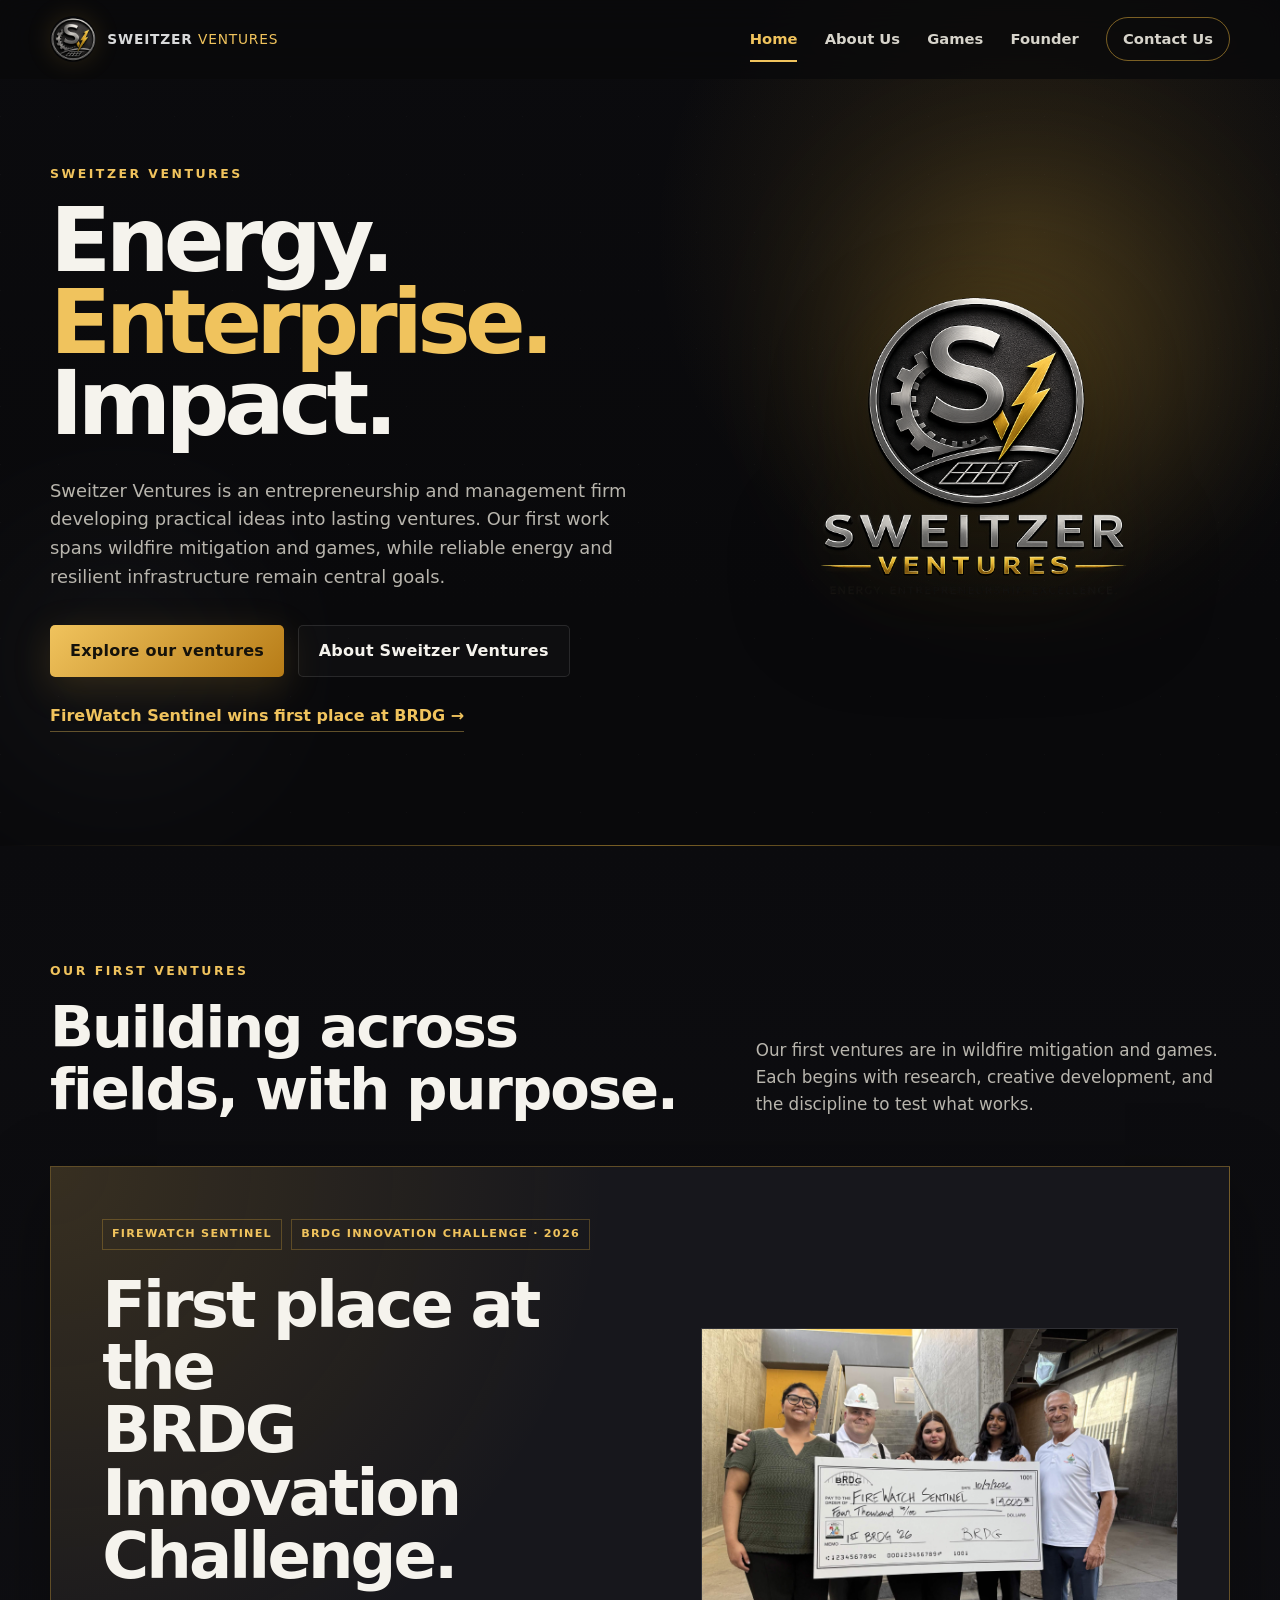
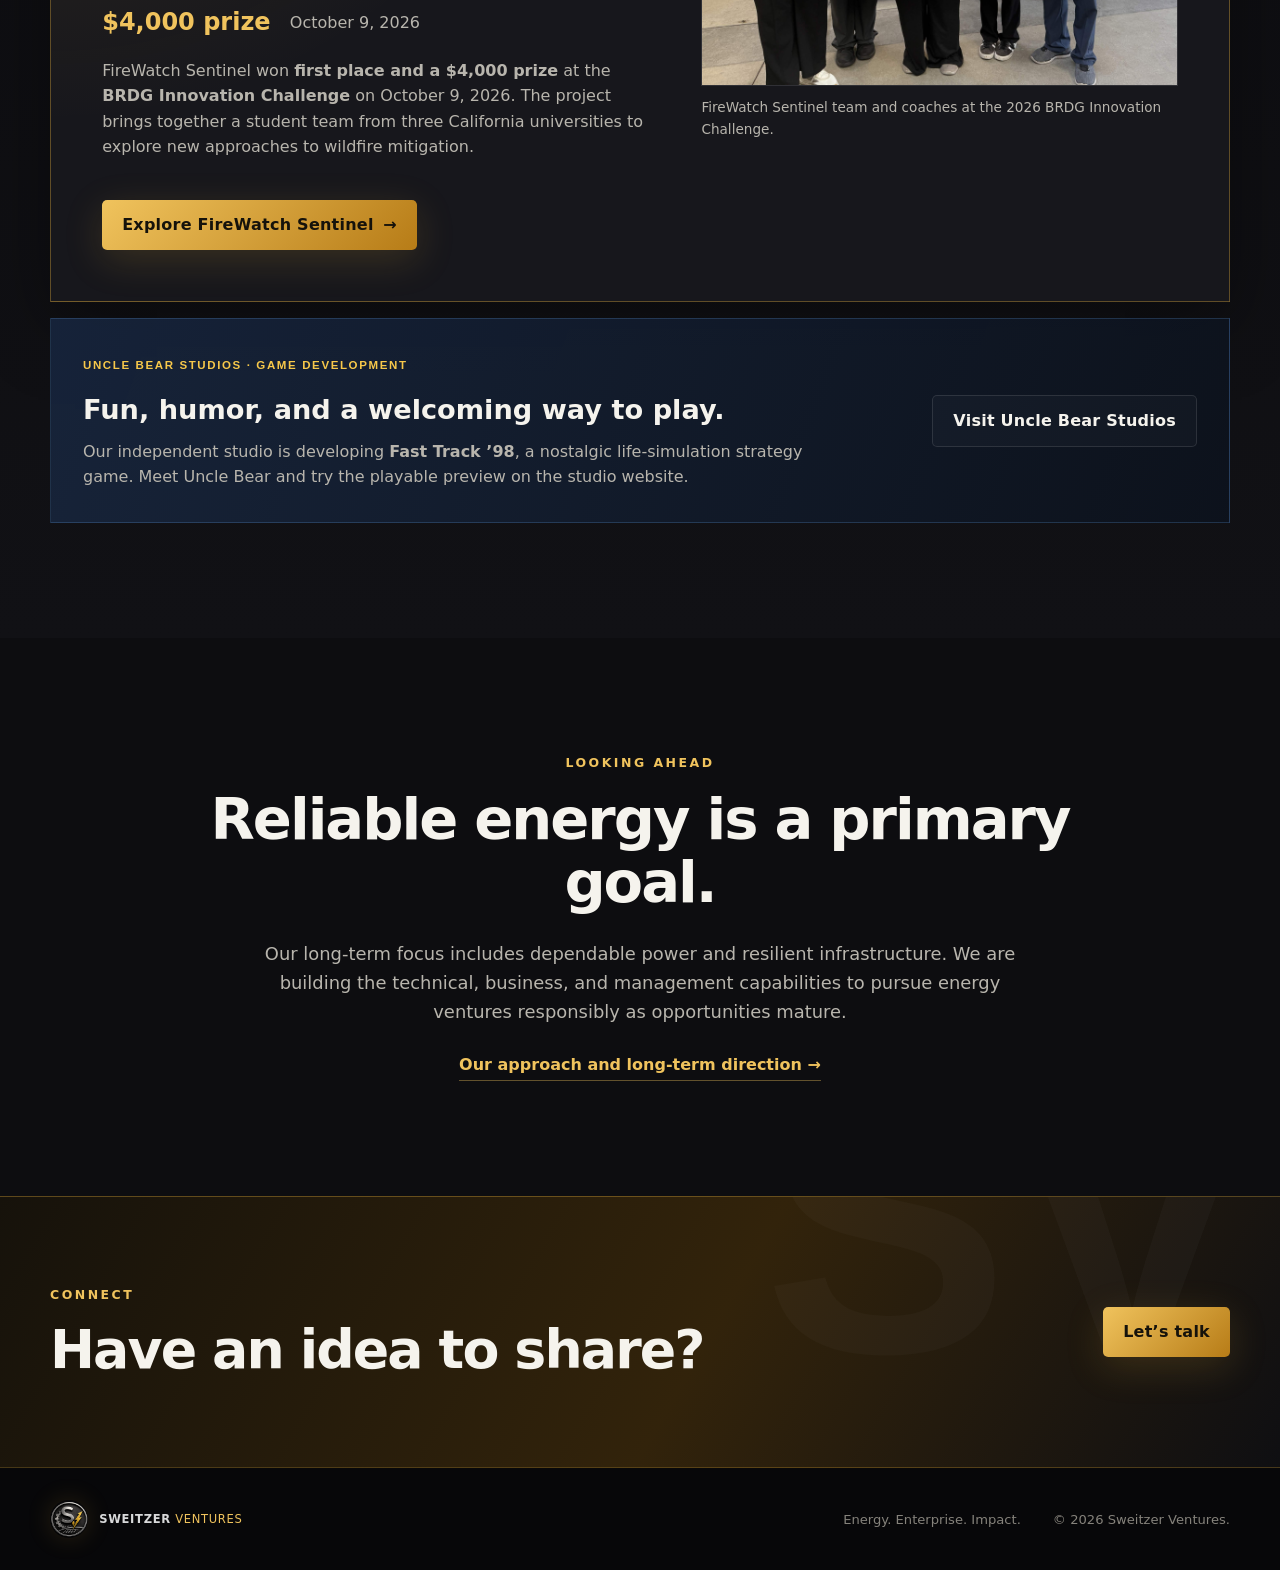
<file: index.html>
<!doctype html>
<html lang="en">
<head>
  <meta charset="utf-8">
  <meta name="viewport" content="width=device-width, initial-scale=1">
  <meta name="description" content="Sweitzer Ventures is an entrepreneurship and management firm developing wildfire mitigation and games while building toward reliable energy and resilient infrastructure.">
  <meta name="theme-color" content="#0b0b0d">
  <meta property="og:title" content="Sweitzer Ventures | Research, Games & Future Ventures">
  <meta property="og:description" content="Curiosity. Creativity. Purpose.">
  <meta property="og:type" content="website">
  <meta property="og:url" content="https://sweitzerventures.com/">
  <meta property="og:image" content="https://sweitzerventures.com/assets/sweitzer-ventures-logo-original-v2.png">
  <link rel="canonical" href="https://sweitzerventures.com/">
  <title>Sweitzer Ventures | Research, Games & Future Ventures</title>
  <link rel="icon" href="assets/favicon.png" type="image/png">
  <link rel="stylesheet" href="styles.css?v=20261010-2">
</head>
<body>
  <a class="skip-link" href="#main">Skip to main content</a>

  <header class="site-header" id="top">
    <div class="nav-wrap">
      <a class="brand" href="index.html" aria-label="Sweitzer Ventures home">
        <img src="assets/favicon.png" alt="" width="46" height="46">
        <span><strong>Sweitzer</strong> Ventures</span>
      </a>
      <button class="menu-button" type="button" aria-expanded="false" aria-controls="site-nav">Menu</button>
      <nav id="site-nav" aria-label="Primary navigation">
        <a href="index.html" aria-current="page">Home</a>
        <a href="about.html">About Us</a>
        <a href="https://unclebearstudios.com/">Games</a>
        <a href="founder.html">Founder</a>
        <a class="nav-cta" href="contact.html">Contact Us</a>
      </nav>
    </div>
  </header>

  <main id="main">
    <section class="hero home-hero" aria-labelledby="hero-title">
      <div class="hero-glow hero-glow-one"></div>
      <div class="hero-glow hero-glow-two"></div>
      <div class="hero-inner">
        <div class="hero-copy reveal">
          <p class="eyebrow">Sweitzer Ventures</p>
          <h1 id="hero-title">Energy.<br><span>Enterprise.</span><br>Impact.</h1>
          <p class="hero-lead">Sweitzer Ventures is an entrepreneurship and management firm developing practical ideas into lasting ventures. Our first work spans wildfire mitigation and games, while reliable energy and resilient infrastructure remain central goals.</p>
          <div class="hero-actions">
            <a class="button button-primary" href="#endeavors">Explore our ventures</a>
            <a class="button button-secondary" href="about.html">About Sweitzer Ventures</a>
          </div>
          <a class="text-link" href="#firewatch">FireWatch Sentinel wins first place at BRDG <span aria-hidden="true">→</span></a>
        </div>
        <div class="hero-mark reveal">
          <img class="hero-logo hero-logo-original" src="assets/sweitzer-ventures-logo-original-v2.png" alt="Sweitzer Ventures logo" width="1536" height="1024">
        </div>
      </div>
    </section>
    <section class="section endeavors-section" id="endeavors" aria-labelledby="endeavors-title">
      <div class="section-inner">
        <div class="section-heading reveal">
          <div>
            <p class="section-label">Our first ventures</p>
            <h2 id="endeavors-title">Building across fields, with purpose.</h2>
          </div>
          <p>Our first ventures are in wildfire mitigation and games. Each begins with research, creative development, and the discipline to test what works.</p>
        </div>
        <article class="featured-endeavor firewatch-feature reveal" id="firewatch" aria-labelledby="firewatch-title">
          <div class="featured-copy">
            <div class="project-kicker"><span>FireWatch Sentinel</span><span>BRDG Innovation Challenge · 2026</span></div>
            <h3 id="firewatch-title">First place at the<br>BRDG Innovation Challenge.</h3>
            <p class="firewatch-award"><strong>$4,000 prize</strong> <span>October 9, 2026</span></p>
            <p>FireWatch Sentinel won <strong>first place and a $4,000 prize</strong> at the <strong>BRDG Innovation Challenge</strong> on <time datetime="2026-10-09">October 9, 2026</time>. The project brings together a student team from three California universities to explore new approaches to wildfire mitigation.</p>
            <a class="button button-primary fw-home-button" href="firewatch-sentinel.html">Explore FireWatch Sentinel <span aria-hidden="true">→</span></a>
          </div>
          <figure class="firewatch-victory">
            <img src="assets/firewatch/team-victory.jpg" alt="FireWatch Sentinel team and coaches celebrating with the BRDG first-place $4,000 prize check dated October 9, 2026." width="2048" height="1536" loading="lazy">
            <figcaption>FireWatch Sentinel team and coaches at the 2026 BRDG Innovation Challenge.</figcaption>
          </figure>
        </article>
        <article class="game-endeavor-callout reveal" aria-labelledby="uncle-bear-studios-home-title">
          <div>
            <span class="game-mini-brand">Uncle Bear Studios · Game development</span>
            <h3 id="uncle-bear-studios-home-title">Fun, humor, and a welcoming way to play.</h3>
            <p>Our independent studio is developing <strong>Fast Track ’98</strong>, a nostalgic life-simulation strategy game. Meet Uncle Bear and try the playable preview on the studio website.</p>
          </div>
          <a class="button button-secondary" href="https://unclebearstudios.com/">Visit Uncle Bear Studios</a>
        </article>
      </div>
    </section>
    <section class="statement section" aria-labelledby="statement-title">
      <div class="section-inner narrow reveal">
        <p class="section-label">Looking ahead</p>
        <h2 id="statement-title">Reliable energy is a primary goal.</h2>
        <p>Our long-term focus includes dependable power and resilient infrastructure. We are building the technical, business, and management capabilities to pursue energy ventures responsibly as opportunities mature.</p>
        <a class="text-link" href="about.html">Our approach and long-term direction <span aria-hidden="true">→</span></a>
      </div>
    </section>
    <section class="contact-band" aria-labelledby="contact-title">
      <div class="section-inner contact-inner reveal">
        <div>
          <p class="section-label">Connect</p>
          <h2 id="contact-title">Have an idea to share?</h2>
        </div>
        <a class="button button-primary" href="contact.html">Let’s talk</a>
      </div>
    </section>
  </main>

  <footer>
    <div class="footer-inner">
      <a class="brand footer-brand" href="index.html"><img src="assets/favicon.png" alt="" width="38" height="38"><span><strong>Sweitzer</strong> Ventures</span></a>
      <p>Energy. Enterprise. Impact.</p>
      <p>© <span id="year"></span> Sweitzer Ventures.</p>
    </div>
  </footer>

  <script src="script.js"></script>
</body>
</html>
</file>
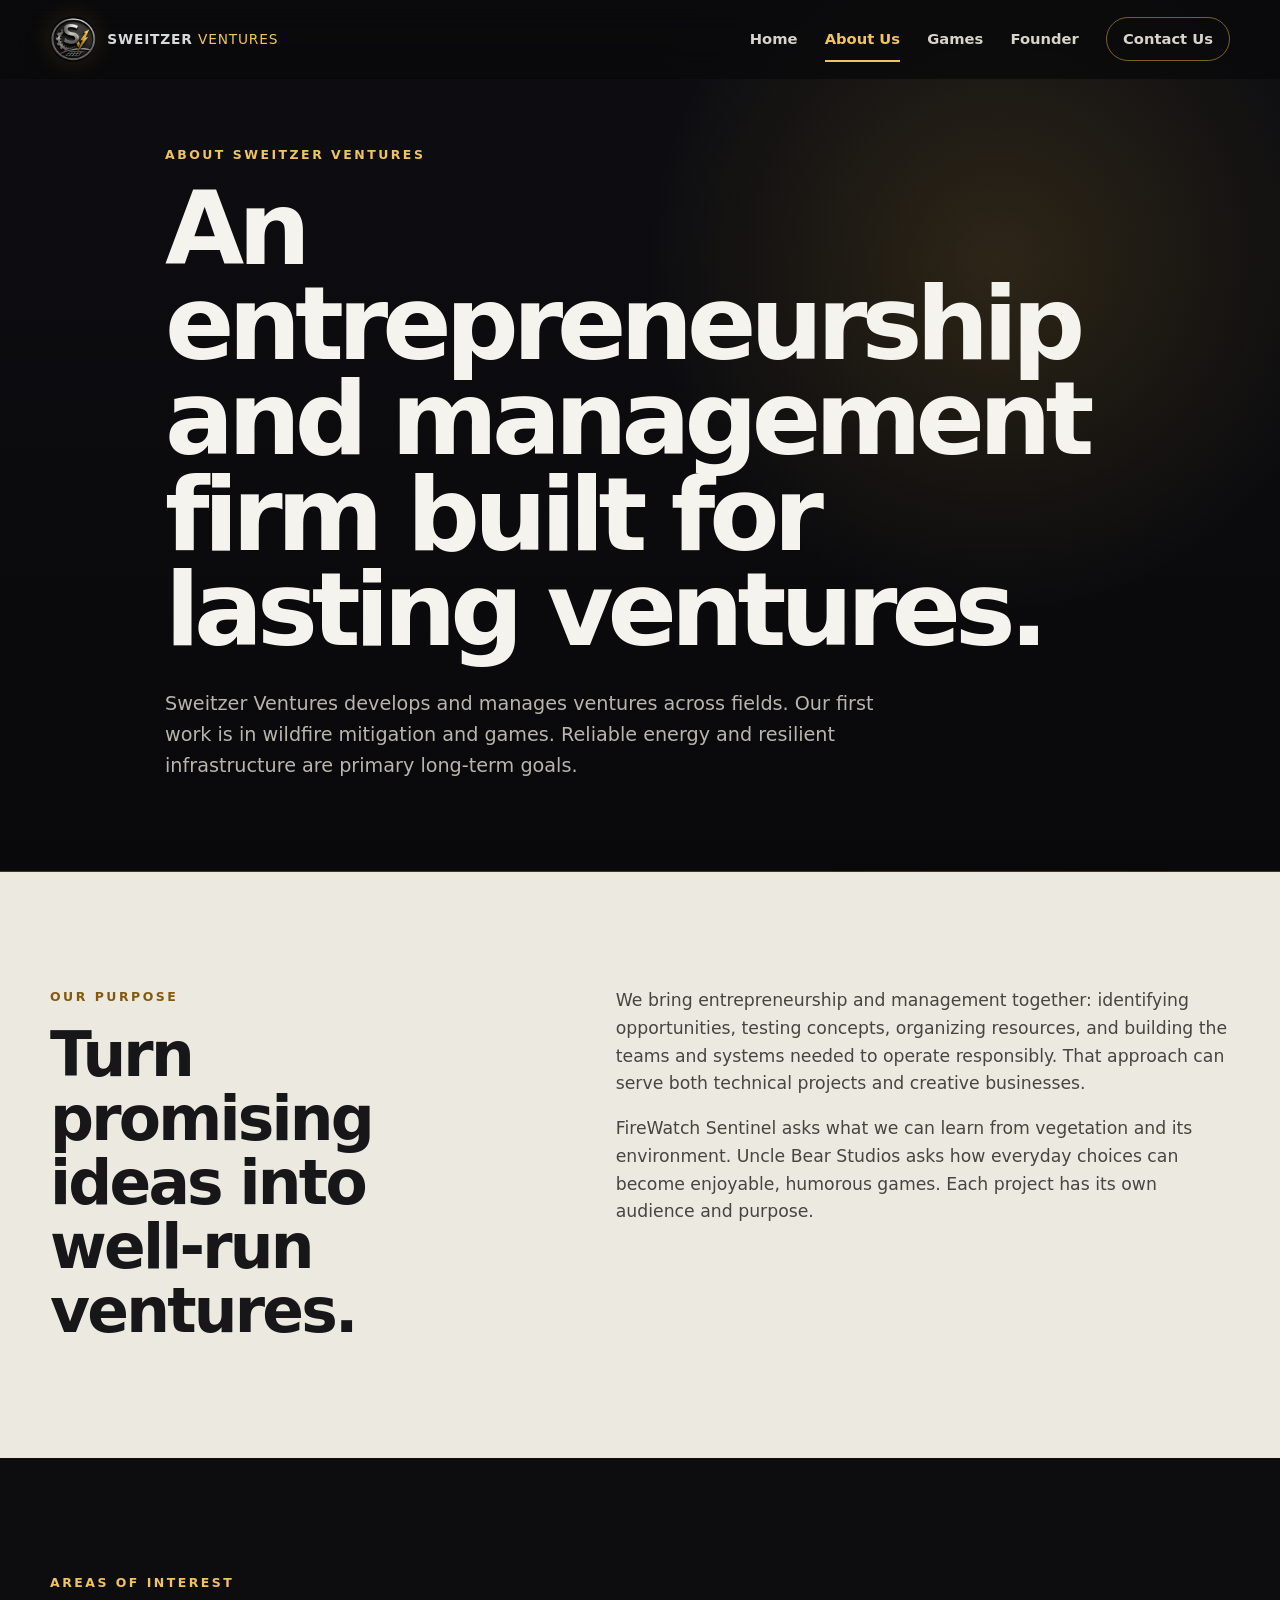
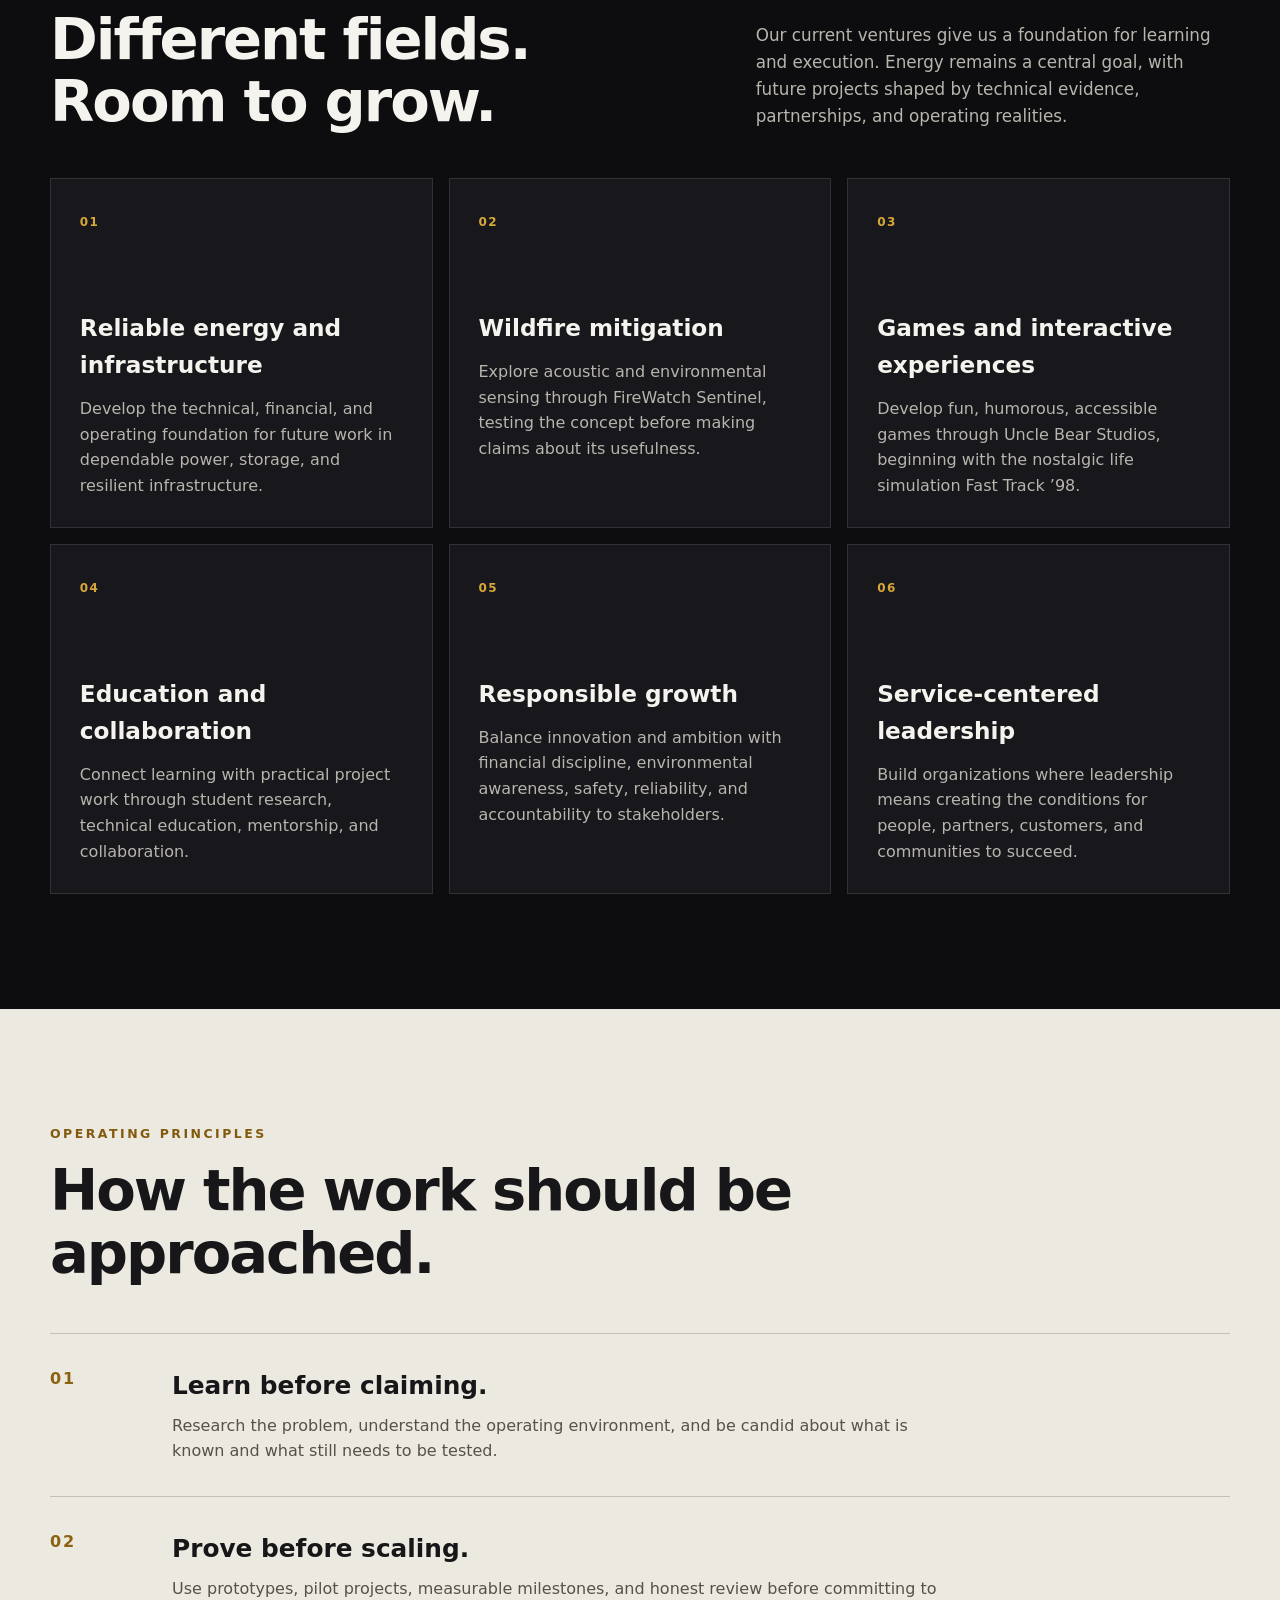
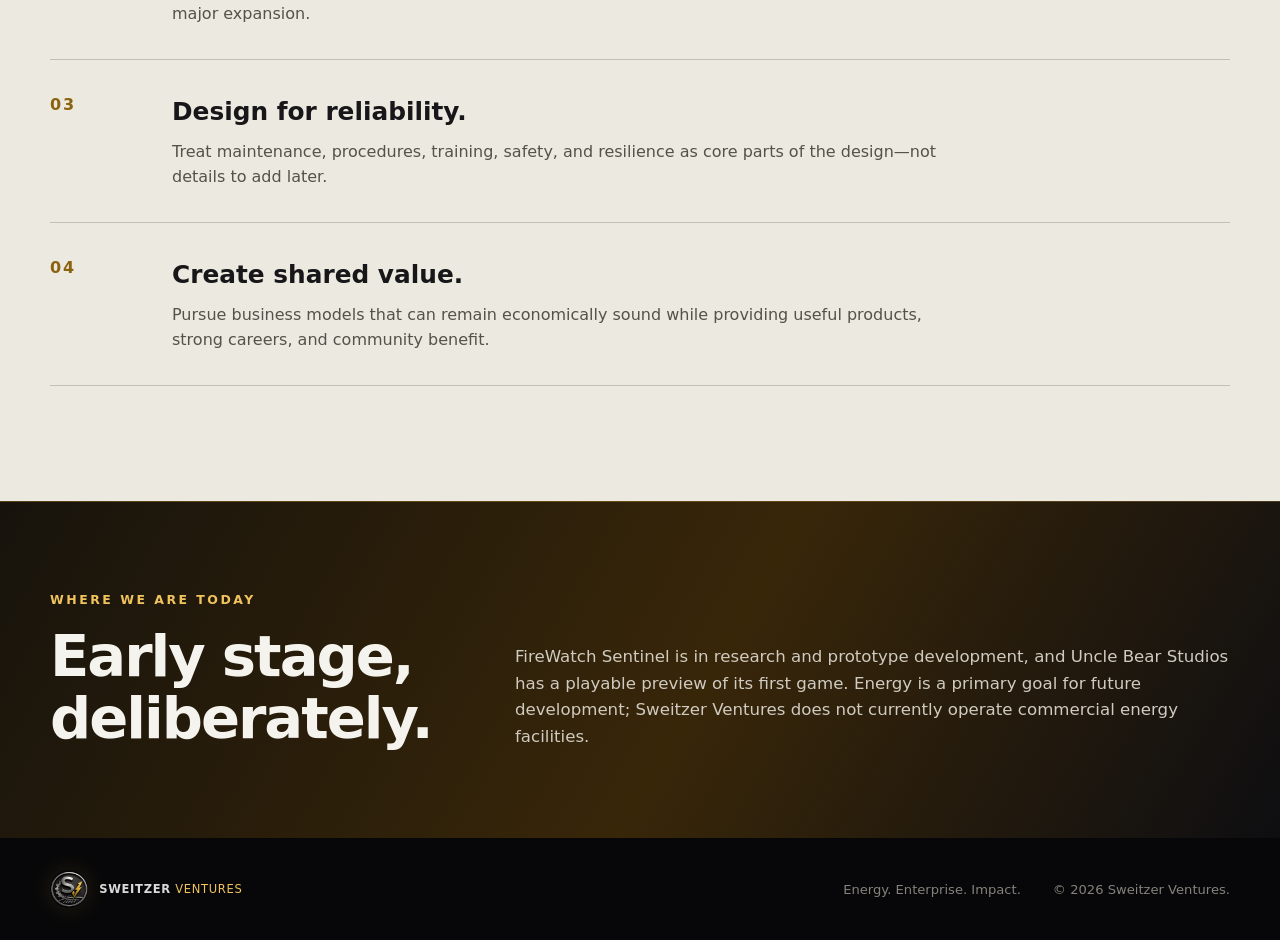
<file: about.html>
<!doctype html>
<html lang="en">
<head>
  <meta charset="utf-8">
  <meta name="viewport" content="width=device-width, initial-scale=1">
  <meta name="description" content="Learn about the purpose, goals, and operating principles behind Sweitzer Ventures.">
  <meta name="theme-color" content="#0b0b0d">
  <meta property="og:title" content="About Sweitzer Ventures">
  <meta property="og:description" content="An entrepreneurship and management firm advancing practical ventures in wildfire mitigation and games, with reliable energy as a primary long-term goal.">
  <meta property="og:type" content="website">
  <meta property="og:url" content="https://sweitzerventures.com/about.html">
  <meta property="og:image" content="https://sweitzerventures.com/assets/sweitzer-ventures-logo-original-v2.png">
  <link rel="canonical" href="https://sweitzerventures.com/about.html">
  <title>About Us | Sweitzer Ventures</title>
  <link rel="icon" href="assets/favicon.png" type="image/png">
  <link rel="stylesheet" href="styles.css?v=20260801-2">
</head>
<body>
  <a class="skip-link" href="#main">Skip to main content</a>
  <header class="site-header" id="top">
    <div class="nav-wrap">
      <a class="brand" href="index.html" aria-label="Sweitzer Ventures home">
        <img src="assets/favicon.png" alt="" width="46" height="46">
        <span><strong>Sweitzer</strong> Ventures</span>
      </a>
      <button class="menu-button" type="button" aria-expanded="false" aria-controls="site-nav">Menu</button>
      <nav id="site-nav" aria-label="Primary navigation">
        <a href="index.html">Home</a>
        <a href="about.html" aria-current="page">About Us</a>
        <a href="https://unclebearstudios.com/">Games</a>
        <a href="founder.html">Founder</a>
        <a class="nav-cta" href="contact.html">Contact Us</a>
      </nav>
    </div>
  </header>

  <main id="main">
    <section class="page-hero about-page-hero" aria-labelledby="page-title">
      <div class="page-hero-inner reveal">
        <p class="eyebrow">About Sweitzer Ventures</p>
        <h1 id="page-title">An entrepreneurship and management firm built for lasting ventures.</h1>
        <p>Sweitzer Ventures develops and manages ventures across fields. Our first work is in wildfire mitigation and games. Reliable energy and resilient infrastructure are primary long-term goals.</p>
      </div>
    </section>

    <section class="section light-section" aria-labelledby="purpose-title">
      <div class="section-inner two-column-story">
        <div class="story-heading reveal">
          <p class="section-label">Our purpose</p>
          <h2 id="purpose-title">Turn promising ideas into well-run ventures.</h2>
        </div>
        <div class="story-copy reveal">
          <p>We bring entrepreneurship and management together: identifying opportunities, testing concepts, organizing resources, and building the teams and systems needed to operate responsibly. That approach can serve both technical projects and creative businesses.</p>
          <p>FireWatch Sentinel asks what we can learn from vegetation and its environment. Uncle Bear Studios asks how everyday choices can become enjoyable, humorous games. Each project has its own audience and purpose.</p>
        </div>
      </div>
    </section>

    <section class="section goals-section" aria-labelledby="goals-title">
      <div class="section-inner">
        <div class="section-heading reveal">
          <div>
            <p class="section-label">Areas of interest</p>
            <h2 id="goals-title">Different fields. Room to grow.</h2>
          </div>
          <p>Our current ventures give us a foundation for learning and execution. Energy remains a central goal, with future projects shaped by technical evidence, partnerships, and operating realities.</p>
        </div>
        <div class="goal-grid">
          <article class="goal-card reveal">
            <span>01</span>
            <h3>Reliable energy and infrastructure</h3>
            <p>Develop the technical, financial, and operating foundation for future work in dependable power, storage, and resilient infrastructure.</p>
          </article>
          <article class="goal-card reveal">
            <span>02</span>
            <h3>Wildfire mitigation</h3>
            <p>Explore acoustic and environmental sensing through FireWatch Sentinel, testing the concept before making claims about its usefulness.</p>
          </article>
          <article class="goal-card reveal">
            <span>03</span>
            <h3>Games and interactive experiences</h3>
            <p>Develop fun, humorous, accessible games through Uncle Bear Studios, beginning with the nostalgic life simulation Fast Track ’98.</p>
          </article>
          <article class="goal-card reveal">
            <span>04</span>
            <h3>Education and collaboration</h3>
            <p>Connect learning with practical project work through student research, technical education, mentorship, and collaboration.</p>
          </article>
          <article class="goal-card reveal">
            <span>05</span>
            <h3>Responsible growth</h3>
            <p>Balance innovation and ambition with financial discipline, environmental awareness, safety, reliability, and accountability to stakeholders.</p>
          </article>
          <article class="goal-card reveal">
            <span>06</span>
            <h3>Service-centered leadership</h3>
            <p>Build organizations where leadership means creating the conditions for people, partners, customers, and communities to succeed.</p>
          </article>
        </div>
      </div>
    </section>

    <section class="section principles-section" aria-labelledby="principles-title">
      <div class="section-inner">
        <div class="principles-intro reveal">
          <p class="section-label">Operating principles</p>
          <h2 id="principles-title">How the work should be approached.</h2>
        </div>
        <ol class="principles-list">
          <li class="reveal"><span>01</span><div><h3>Learn before claiming.</h3><p>Research the problem, understand the operating environment, and be candid about what is known and what still needs to be tested.</p></div></li>
          <li class="reveal"><span>02</span><div><h3>Prove before scaling.</h3><p>Use prototypes, pilot projects, measurable milestones, and honest review before committing to major expansion.</p></div></li>
          <li class="reveal"><span>03</span><div><h3>Design for reliability.</h3><p>Treat maintenance, procedures, training, safety, and resilience as core parts of the design—not details to add later.</p></div></li>
          <li class="reveal"><span>04</span><div><h3>Create shared value.</h3><p>Pursue business models that can remain economically sound while providing useful products, strong careers, and community benefit.</p></div></li>
        </ol>
      </div>
    </section>

    <section class="status-band" aria-labelledby="status-title">
      <div class="section-inner status-inner reveal">
        <div>
          <p class="section-label">Where we are today</p>
          <h2 id="status-title">Early stage, deliberately.</h2>
        </div>
        <p>FireWatch Sentinel is in research and prototype development, and Uncle Bear Studios has a playable preview of its first game. Energy is a primary goal for future development; Sweitzer Ventures does not currently operate commercial energy facilities.</p>
      </div>
    </section>
  </main>

  <footer>
    <div class="footer-inner">
      <a class="brand footer-brand" href="index.html"><img src="assets/favicon.png" alt="" width="38" height="38"><span><strong>Sweitzer</strong> Ventures</span></a>
      <p>Energy. Enterprise. Impact.</p>
      <p>© <span id="year"></span> Sweitzer Ventures.</p>
    </div>
  </footer>
  <script src="script.js"></script>
</body>
</html>
</file>
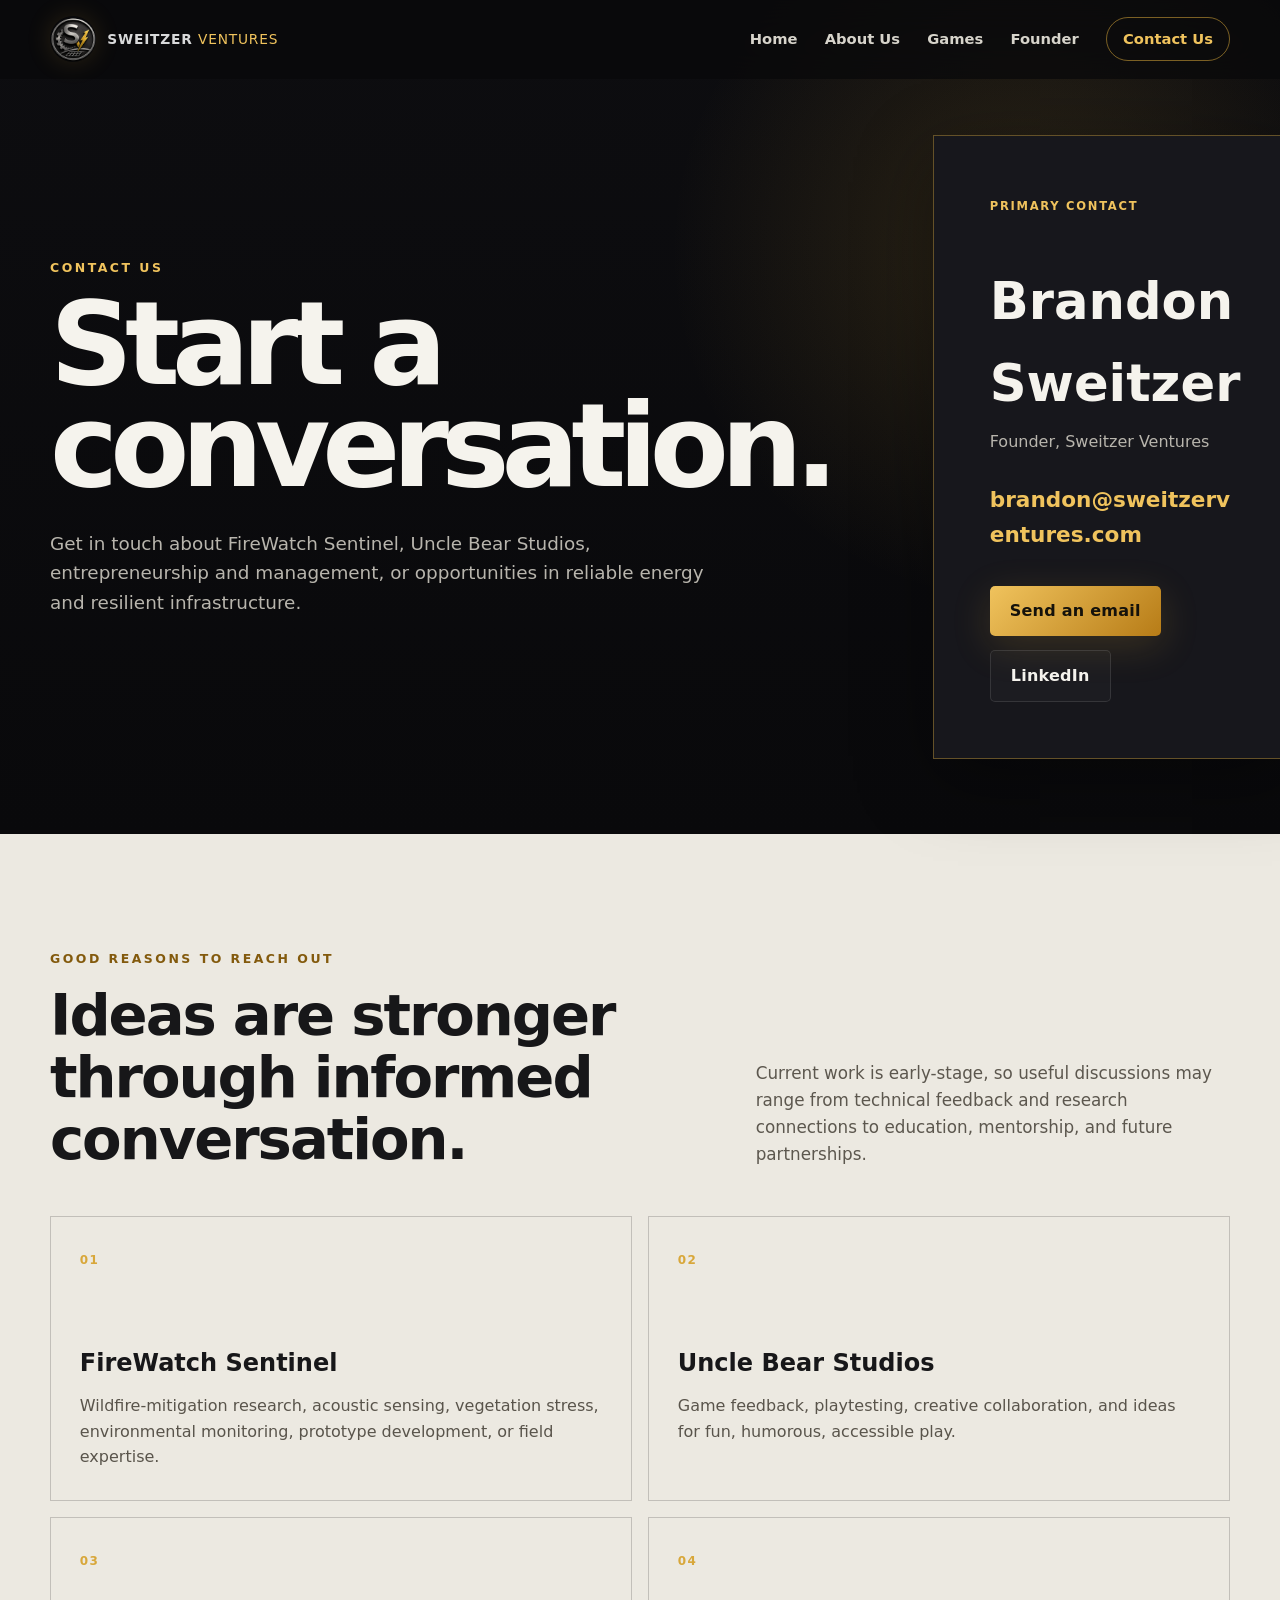
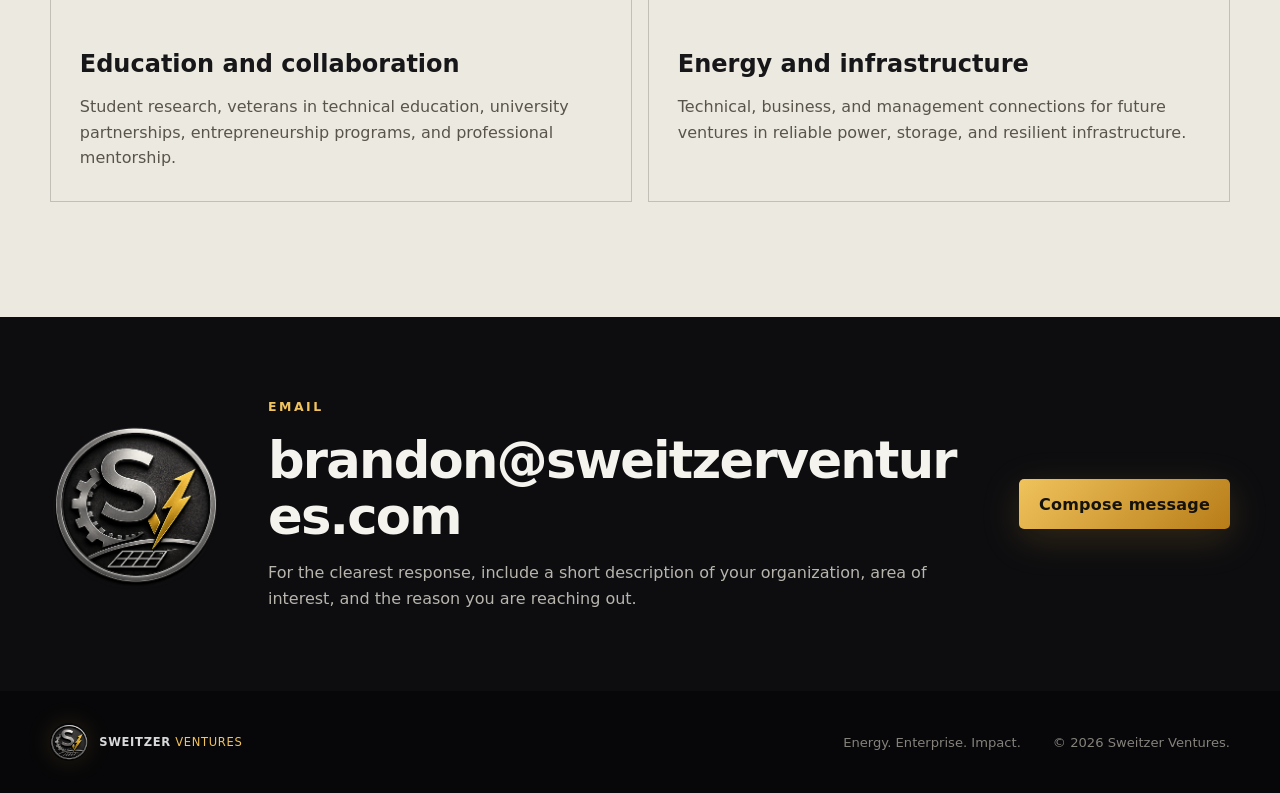
<file: contact.html>
<!doctype html>
<html lang="en">
<head>
  <meta charset="utf-8">
  <meta name="viewport" content="width=device-width, initial-scale=1">
  <meta name="description" content="Contact Sweitzer Ventures and founder Brandon Sweitzer.">
  <meta name="theme-color" content="#0b0b0d">
  <meta property="og:title" content="Contact Sweitzer Ventures">
  <meta property="og:description" content="Connect about wildfire research, game development, entrepreneurship, management, and future energy ventures.">
  <meta property="og:type" content="website">
  <meta property="og:url" content="https://sweitzerventures.com/contact.html">
  <meta property="og:image" content="https://sweitzerventures.com/assets/sweitzer-ventures-logo-original-v2.png">
  <link rel="canonical" href="https://sweitzerventures.com/contact.html">
  <title>Contact Us | Sweitzer Ventures</title>
  <link rel="icon" href="assets/favicon.png" type="image/png">
  <link rel="stylesheet" href="styles.css?v=20260801-2">
</head>
<body>
  <a class="skip-link" href="#main">Skip to main content</a>
  <header class="site-header" id="top">
    <div class="nav-wrap">
      <a class="brand" href="index.html" aria-label="Sweitzer Ventures home">
        <img src="assets/favicon.png" alt="" width="46" height="46">
        <span><strong>Sweitzer</strong> Ventures</span>
      </a>
      <button class="menu-button" type="button" aria-expanded="false" aria-controls="site-nav">Menu</button>
      <nav id="site-nav" aria-label="Primary navigation">
        <a href="index.html">Home</a>
        <a href="about.html">About Us</a>
        <a href="https://unclebearstudios.com/">Games</a>
        <a href="founder.html">Founder</a>
        <a class="nav-cta" href="contact.html" aria-current="page">Contact Us</a>
      </nav>
    </div>
  </header>

  <main id="main">
    <section class="contact-page-hero" aria-labelledby="contact-page-title">
      <div class="contact-page-grid">
        <div class="contact-page-copy reveal">
          <p class="eyebrow">Contact us</p>
          <h1 id="contact-page-title">Start a conversation.</h1>
          <p>Get in touch about FireWatch Sentinel, Uncle Bear Studios, entrepreneurship and management, or opportunities in reliable energy and resilient infrastructure.</p>
        </div>
        <div class="contact-card reveal">
          <span class="contact-card-label">Primary contact</span>
          <h2>Brandon Sweitzer</h2>
          <p>Founder, Sweitzer Ventures</p>
          <a class="contact-email" href="mailto:brandon@sweitzerventures.com">brandon@sweitzerventures.com</a>
          <div class="contact-actions">
            <a class="button button-primary" href="mailto:brandon@sweitzerventures.com?subject=Sweitzer%20Ventures%20Inquiry">Send an email</a>
            <a class="button button-secondary" href="https://www.linkedin.com/in/brandon-sweitzer-5b2794a0/" target="_blank" rel="noopener noreferrer">LinkedIn</a>
          </div>
        </div>
      </div>
    </section>

    <section class="section contact-topics-section" aria-labelledby="topics-title">
      <div class="section-inner">
        <div class="section-heading reveal">
          <div>
            <p class="section-label">Good reasons to reach out</p>
            <h2 id="topics-title">Ideas are stronger through informed conversation.</h2>
          </div>
          <p>Current work is early-stage, so useful discussions may range from technical feedback and research connections to education, mentorship, and future partnerships.</p>
        </div>
        <div class="topic-grid">
          <article class="topic-card reveal"><span>01</span><h3>FireWatch Sentinel</h3><p>Wildfire-mitigation research, acoustic sensing, vegetation stress, environmental monitoring, prototype development, or field expertise.</p></article>
          <article class="topic-card reveal"><span>02</span><h3>Uncle Bear Studios</h3><p>Game feedback, playtesting, creative collaboration, and ideas for fun, humorous, accessible play.</p></article>
          <article class="topic-card reveal"><span>03</span><h3>Education and collaboration</h3><p>Student research, veterans in technical education, university partnerships, entrepreneurship programs, and professional mentorship.</p></article>
          <article class="topic-card reveal"><span>04</span><h3>Energy and infrastructure</h3><p>Technical, business, and management connections for future ventures in reliable power, storage, and resilient infrastructure.</p></article>
        </div>
      </div>
    </section>

    <section class="email-band" aria-labelledby="email-title">
      <div class="section-inner email-band-inner reveal">
        <img class="contact-brand-emblem" src="assets/sweitzer-ventures-emblem-original.png" alt="Sweitzer Ventures round silver and gold SV emblem" width="690" height="690">
        <div>
          <p class="section-label">Email</p>
          <h2 id="email-title">brandon@sweitzerventures.com</h2>
          <p>For the clearest response, include a short description of your organization, area of interest, and the reason you are reaching out.</p>
        </div>
        <a class="button button-primary" href="mailto:brandon@sweitzerventures.com?subject=Sweitzer%20Ventures%20Inquiry">Compose message</a>
      </div>
    </section>
  </main>

  <footer>
    <div class="footer-inner">
      <a class="brand footer-brand" href="index.html"><img src="assets/favicon.png" alt="" width="38" height="38"><span><strong>Sweitzer</strong> Ventures</span></a>
      <p>Energy. Enterprise. Impact.</p>
      <p>© <span id="year"></span> Sweitzer Ventures.</p>
    </div>
  </footer>
  <script src="script.js"></script>
</body>
</html>
</file>
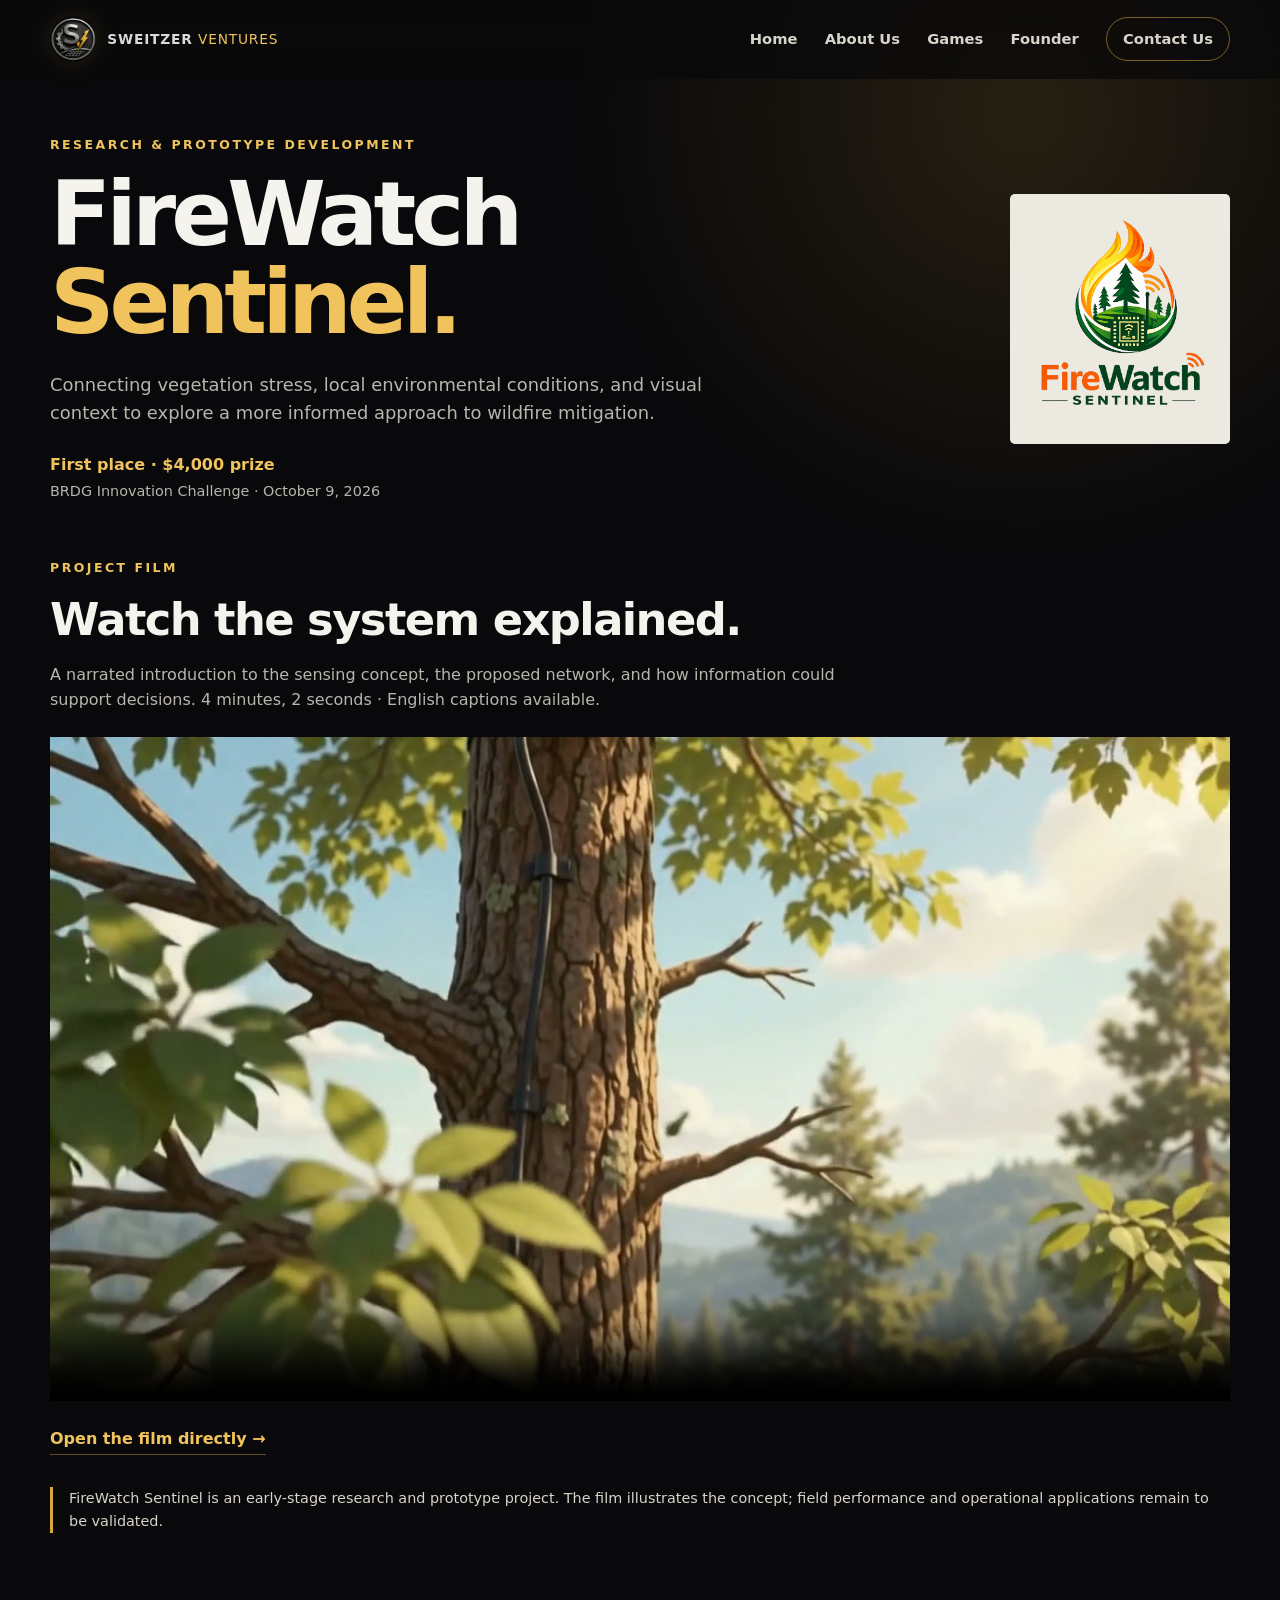
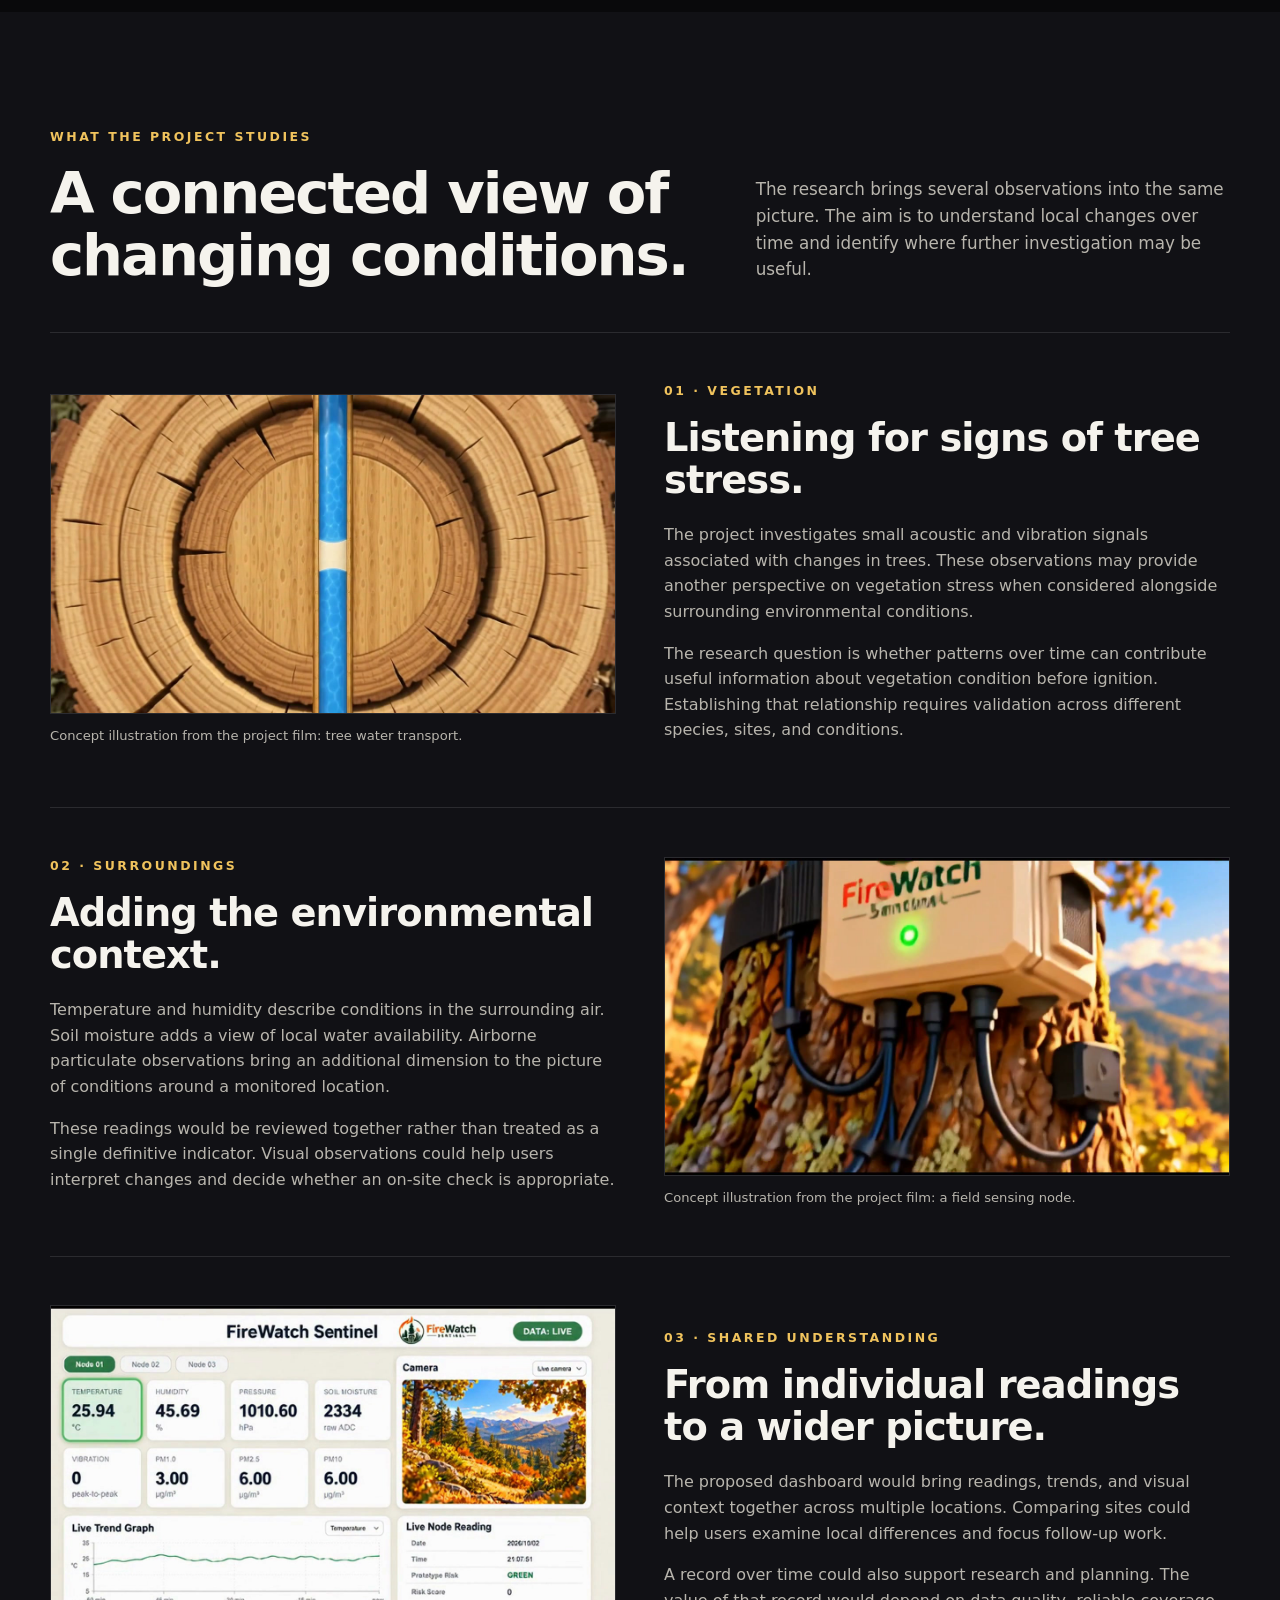
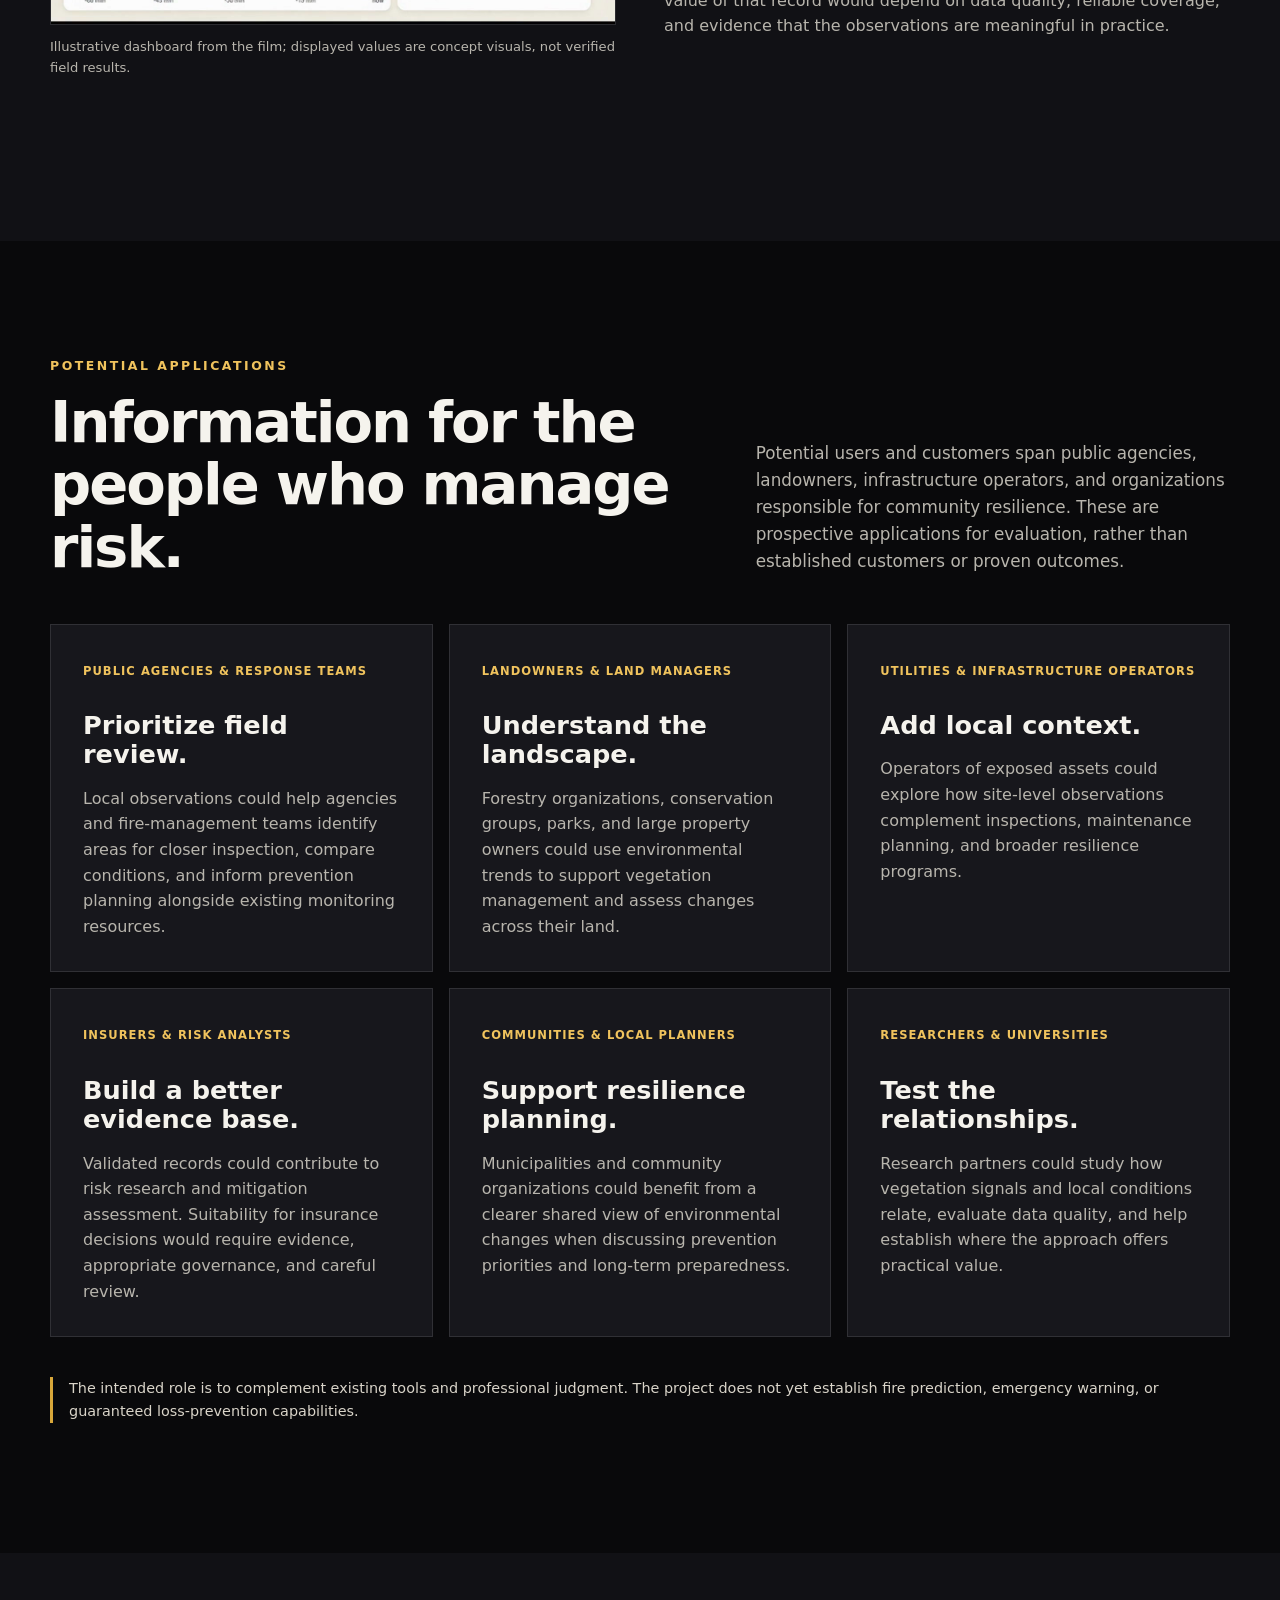
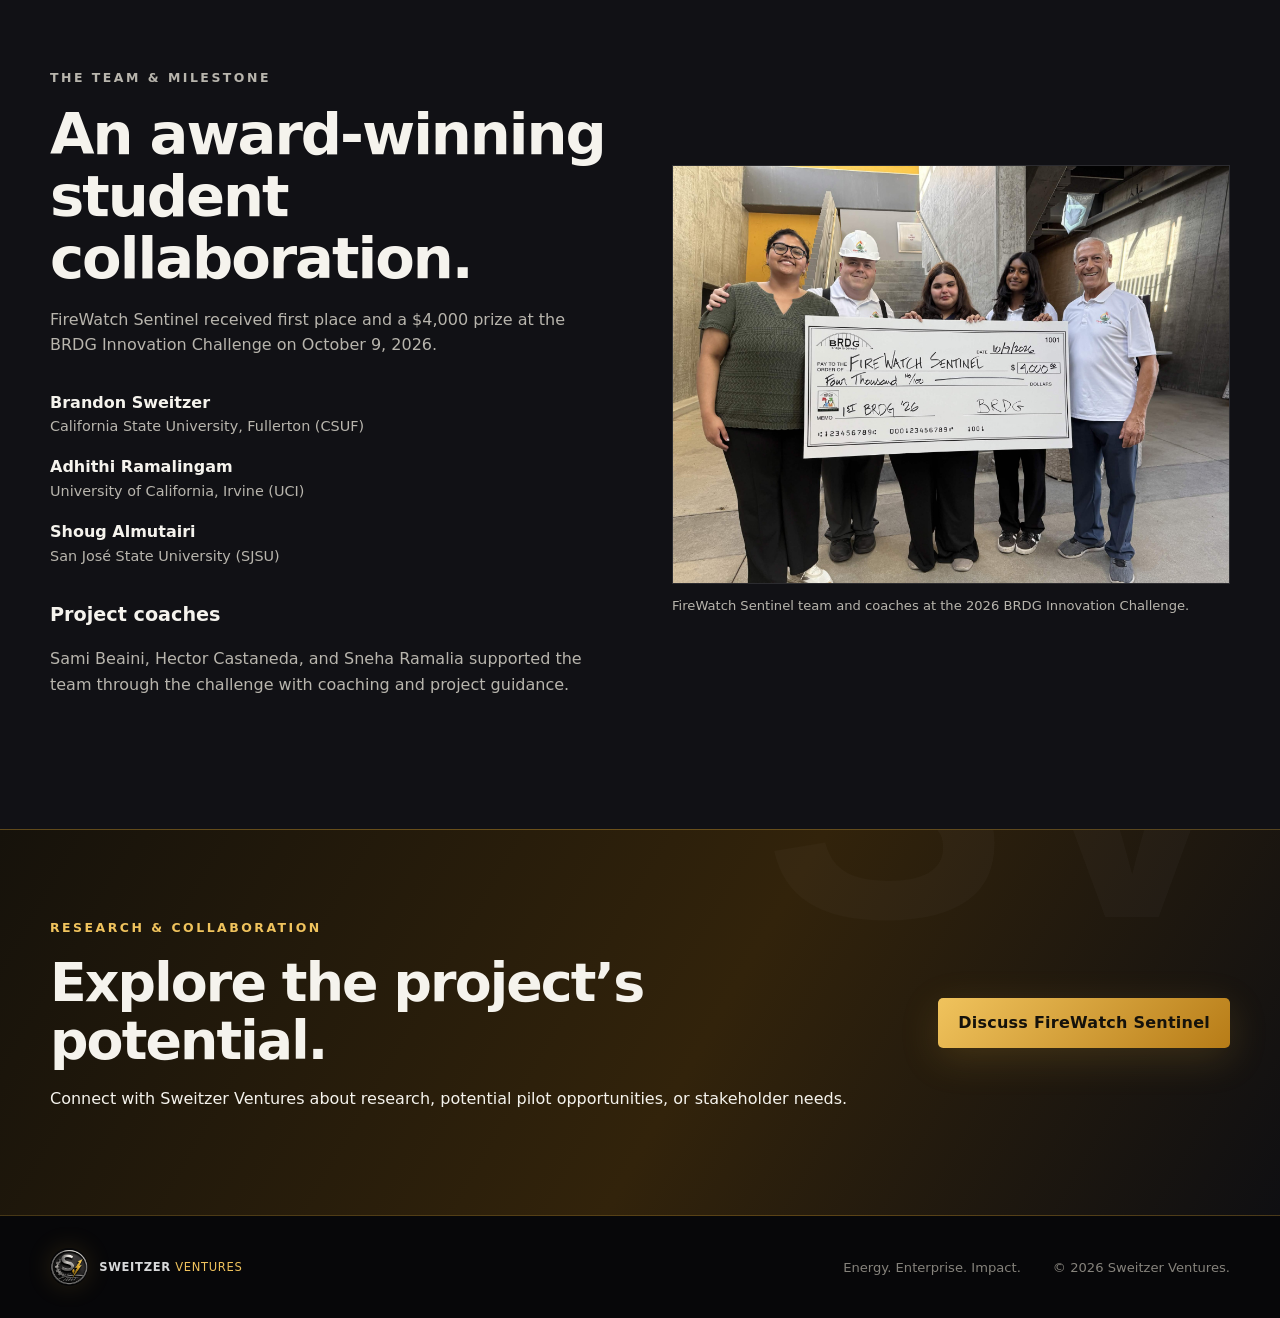
<file: firewatch-sentinel.html>
<!doctype html>
<html lang="en">
<head>
  <meta charset="utf-8">
  <meta name="viewport" content="width=device-width, initial-scale=1">
  <meta name="description" content="FireWatch Sentinel explores vegetation stress and environmental sensing for wildfire mitigation. Meet the team and watch the award-winning project concept.">
  <meta name="theme-color" content="#0b0b0d">
  <meta property="og:title" content="FireWatch Sentinel | Sweitzer Ventures">
  <meta property="og:description" content="Explore FireWatch Sentinel, its BRDG Innovation Challenge win, sensing concept, and potential applications.">
  <meta property="og:type" content="website">
  <meta property="og:url" content="https://sweitzerventures.com/firewatch-sentinel.html">
  <meta property="og:image" content="https://sweitzerventures.com/assets/firewatch/team-victory.jpg">
  <link rel="canonical" href="https://sweitzerventures.com/firewatch-sentinel.html">
  <title>FireWatch Sentinel | Sweitzer Ventures</title>
  <link rel="icon" href="assets/favicon.png" type="image/png">
  <link rel="stylesheet" href="styles.css?v=20261010-2">
</head>
<body>
  <a class="skip-link" href="#main">Skip to main content</a>

  <header class="site-header" id="top">
    <div class="nav-wrap">
      <a class="brand" href="index.html" aria-label="Sweitzer Ventures home">
        <img src="assets/favicon.png" alt="" width="46" height="46">
        <span><strong>Sweitzer</strong> Ventures</span>
      </a>
      <button class="menu-button" type="button" aria-expanded="false" aria-controls="site-nav">Menu</button>
      <nav id="site-nav" aria-label="Primary navigation">
        <a href="index.html">Home</a>
        <a href="about.html">About Us</a>
        <a href="https://unclebearstudios.com/">Games</a>
        <a href="founder.html">Founder</a>
        <a class="nav-cta" href="contact.html">Contact Us</a>
      </nav>
    </div>
  </header>

  <main id="main">
    <section class="fw-intro">
      <div class="section-inner fw-intro-grid">
        <div>
          <p class="section-label">Research &amp; prototype development</p>
          <h1>FireWatch<br><span>Sentinel.</span></h1>
          <p class="hero-lead">Connecting vegetation stress, local environmental conditions, and visual context to explore a more informed approach to wildfire mitigation.</p>
          <p class="fw-milestone">First place · $4,000 prize<br><span>BRDG Innovation Challenge · October 9, 2026</span></p>
        </div>
        <div class="fw-logo-panel"><img src="assets/firewatch/logo.png" alt="FireWatch Sentinel logo" width="1158" height="1358"></div>
      </div>
    </section>
    <section class="fw-film-section" id="firewatch-film" aria-labelledby="film-title">
      <div class="section-inner">
        <p class="section-label">Project film</p>
        <h2 id="film-title">Watch the system explained.</h2>
        <p class="fw-section-lead">A narrated introduction to the sensing concept, the proposed network, and how information could support decisions. 4 minutes, 2 seconds · English captions available.</p>
        <video controls playsinline preload="none" poster="assets/firewatch/film-poster.jpg" aria-label="FireWatch Sentinel narrated explanatory film">
          <source src="assets/firewatch/film.mp4" type="video/mp4">
          <track kind="captions" src="assets/firewatch/film-captions.vtt" srclang="en" label="English">
          Your browser does not support embedded video. <a href="assets/firewatch/film.mp4">Open the narrated film</a>.
        </video>
        <a class="text-link" href="assets/firewatch/film.mp4">Open the film directly <span aria-hidden="true">→</span></a>
        <p class="project-note">FireWatch Sentinel is an early-stage research and prototype project. The film illustrates the concept; field performance and operational applications remain to be validated.</p>
      </div>
    </section>
    <section class="section fw-sensing" aria-labelledby="sensing-title">
      <div class="section-inner">
        <div class="section-heading"><div><p class="section-label">What the project studies</p><h2 id="sensing-title">A connected view of changing conditions.</h2></div><p>The research brings several observations into the same picture. The aim is to understand local changes over time and identify where further investigation may be useful.</p></div>
        <div class="fw-explainer">
          <figure><img src="assets/firewatch/tree-sensing.jpg" alt="Film illustration of water transport inside a tree." width="1280" height="720" loading="lazy"><figcaption>Concept illustration from the project film: tree water transport.</figcaption></figure>
          <div><p class="section-label">01 · Vegetation</p><h3>Listening for signs of tree stress.</h3><p>The project investigates small acoustic and vibration signals associated with changes in trees. These observations may provide another perspective on vegetation stress when considered alongside surrounding environmental conditions.</p><p>The research question is whether patterns over time can contribute useful information about vegetation condition before ignition. Establishing that relationship requires validation across different species, sites, and conditions.</p></div>
        </div>
        <div class="fw-explainer fw-explainer-reverse">
          <figure><img src="assets/firewatch/environment-sensing.jpg" alt="Illustrated FireWatch Sentinel field node mounted on a tree in the project film." width="1280" height="720" loading="lazy"><figcaption>Concept illustration from the project film: a field sensing node.</figcaption></figure>
          <div><p class="section-label">02 · Surroundings</p><h3>Adding the environmental context.</h3><p>Temperature and humidity describe conditions in the surrounding air. Soil moisture adds a view of local water availability. Airborne particulate observations bring an additional dimension to the picture of conditions around a monitored location.</p><p>These readings would be reviewed together rather than treated as a single definitive indicator. Visual observations could help users interpret changes and decide whether an on-site check is appropriate.</p></div>
        </div>
        <div class="fw-explainer">
          <figure><img src="assets/firewatch/dashboard-concept.jpg" alt="Illustrative dashboard showing environmental readings, trends, and a camera view." width="1280" height="720" loading="lazy"><figcaption>Illustrative dashboard from the film; displayed values are concept visuals, not verified field results.</figcaption></figure>
          <div><p class="section-label">03 · Shared understanding</p><h3>From individual readings to a wider picture.</h3><p>The proposed dashboard would bring readings, trends, and visual context together across multiple locations. Comparing sites could help users examine local differences and focus follow-up work.</p><p>A record over time could also support research and planning. The value of that record would depend on data quality, reliable coverage, and evidence that the observations are meaningful in practice.</p></div>
        </div>
      </div>
    </section>
    <section class="section fw-impact" aria-labelledby="impact-title">
      <div class="section-inner">
        <div class="section-heading"><div><p class="section-label">Potential applications</p><h2 id="impact-title">Information for the people who manage risk.</h2></div><p>Potential users and customers span public agencies, landowners, infrastructure operators, and organizations responsible for community resilience. These are prospective applications for evaluation, rather than established customers or proven outcomes.</p></div>
        <div class="fw-impact-grid">
          <article><span>Public agencies &amp; response teams</span><h3>Prioritize field review.</h3><p>Local observations could help agencies and fire-management teams identify areas for closer inspection, compare conditions, and inform prevention planning alongside existing monitoring resources.</p></article>
          <article><span>Landowners &amp; land managers</span><h3>Understand the landscape.</h3><p>Forestry organizations, conservation groups, parks, and large property owners could use environmental trends to support vegetation management and assess changes across their land.</p></article>
          <article><span>Utilities &amp; infrastructure operators</span><h3>Add local context.</h3><p>Operators of exposed assets could explore how site-level observations complement inspections, maintenance planning, and broader resilience programs.</p></article>
          <article><span>Insurers &amp; risk analysts</span><h3>Build a better evidence base.</h3><p>Validated records could contribute to risk research and mitigation assessment. Suitability for insurance decisions would require evidence, appropriate governance, and careful review.</p></article>
          <article><span>Communities &amp; local planners</span><h3>Support resilience planning.</h3><p>Municipalities and community organizations could benefit from a clearer shared view of environmental changes when discussing prevention priorities and long-term preparedness.</p></article>
          <article><span>Researchers &amp; universities</span><h3>Test the relationships.</h3><p>Research partners could study how vegetation signals and local conditions relate, evaluate data quality, and help establish where the approach offers practical value.</p></article>
        </div>
        <p class="project-note">The intended role is to complement existing tools and professional judgment. The project does not yet establish fire prediction, emergency warning, or guaranteed loss-prevention capabilities.</p>
      </div>
    </section>
    <section class="section fw-team" aria-labelledby="team-title">
      <div class="section-inner fw-team-grid">
        <div><p class="section-label">The team &amp; milestone</p><h2 id="team-title">An award-winning student collaboration.</h2><p>FireWatch Sentinel received first place and a $4,000 prize at the BRDG Innovation Challenge on <time datetime="2026-10-09">October 9, 2026</time>.</p>
          <ul class="fw-team-list"><li><strong>Brandon Sweitzer</strong><span>California State University, Fullerton (CSUF)</span></li><li><strong>Adhithi Ramalingam</strong><span>University of California, Irvine (UCI)</span></li><li><strong>Shoug Almutairi</strong><span>San José State University (SJSU)</span></li></ul>
          <h3>Project coaches</h3><p>Sami Beaini, Hector Castaneda, and Sneha Ramalia supported the team through the challenge with coaching and project guidance.</p>
        </div>
        <figure><img src="assets/firewatch/team-victory.jpg" alt="FireWatch Sentinel team and coaches with the BRDG first-place $4,000 prize check." width="2048" height="1536" loading="lazy"><figcaption>FireWatch Sentinel team and coaches at the 2026 BRDG Innovation Challenge.</figcaption></figure>
      </div>
    </section>
    <section class="contact-band" aria-labelledby="fw-contact-title"><div class="section-inner contact-inner"><div><p class="section-label">Research &amp; collaboration</p><h2 id="fw-contact-title">Explore the project’s potential.</h2><p>Connect with Sweitzer Ventures about research, potential pilot opportunities, or stakeholder needs.</p></div><a class="button button-primary" href="contact.html">Discuss FireWatch Sentinel</a></div></section>
  </main>

  <footer>
    <div class="footer-inner">
      <a class="brand footer-brand" href="index.html"><img src="assets/favicon.png" alt="" width="38" height="38"><span><strong>Sweitzer</strong> Ventures</span></a>
      <p>Energy. Enterprise. Impact.</p>
      <p>© <span id="year"></span> Sweitzer Ventures.</p>
    </div>
  </footer>

  <script src="script.js"></script>
</body>
</html>
</file>
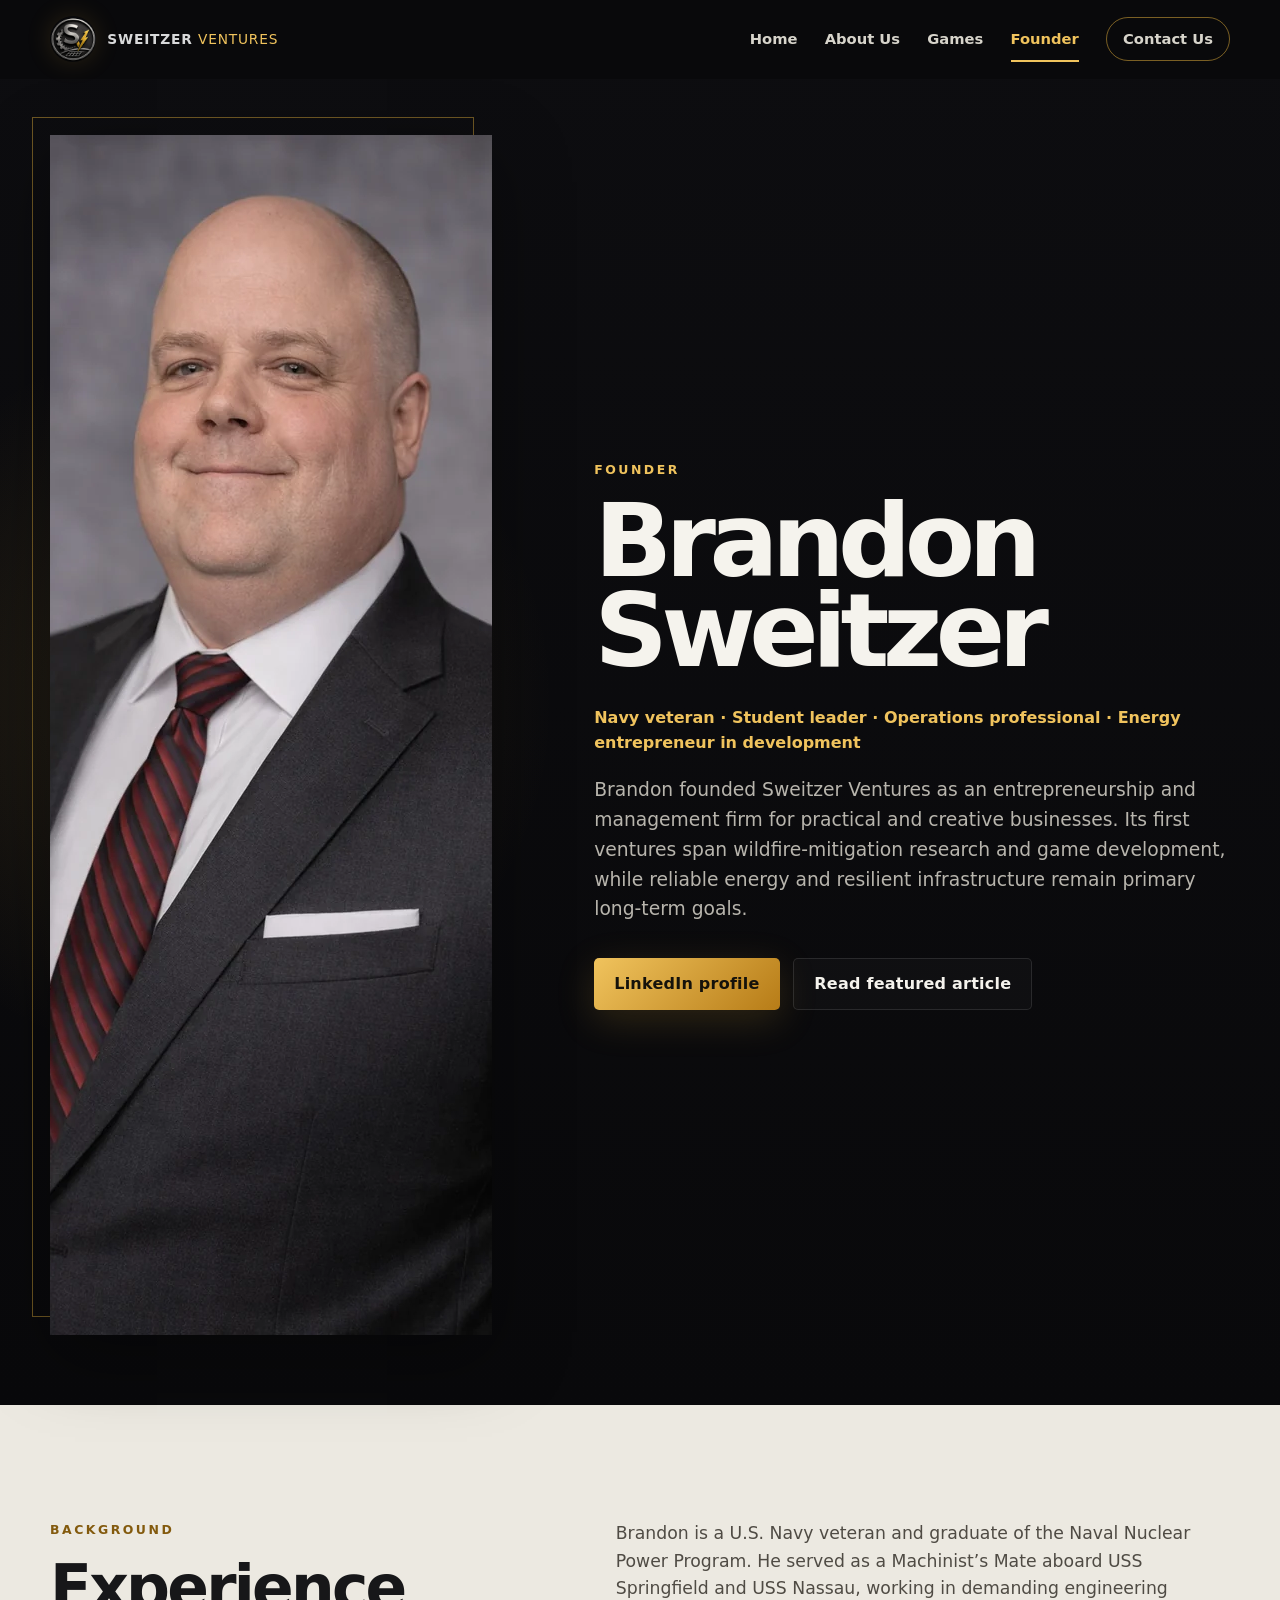
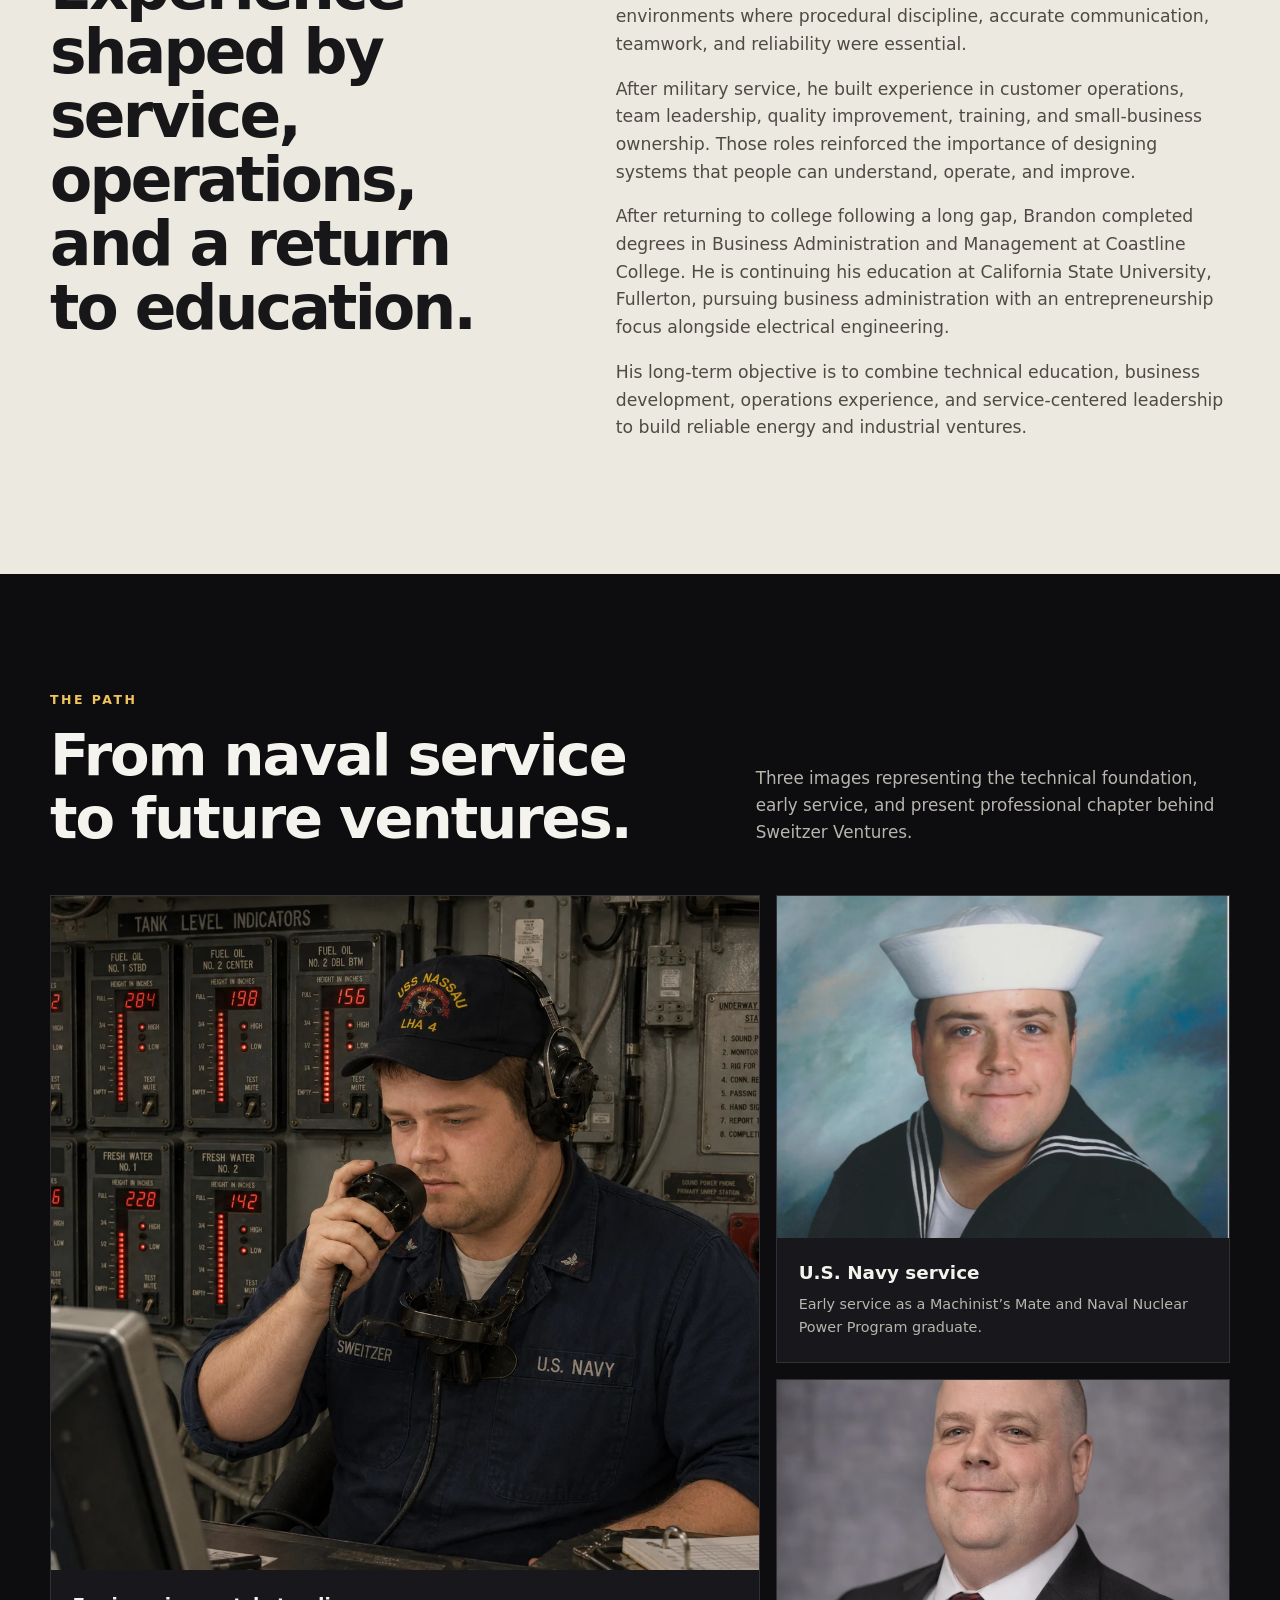
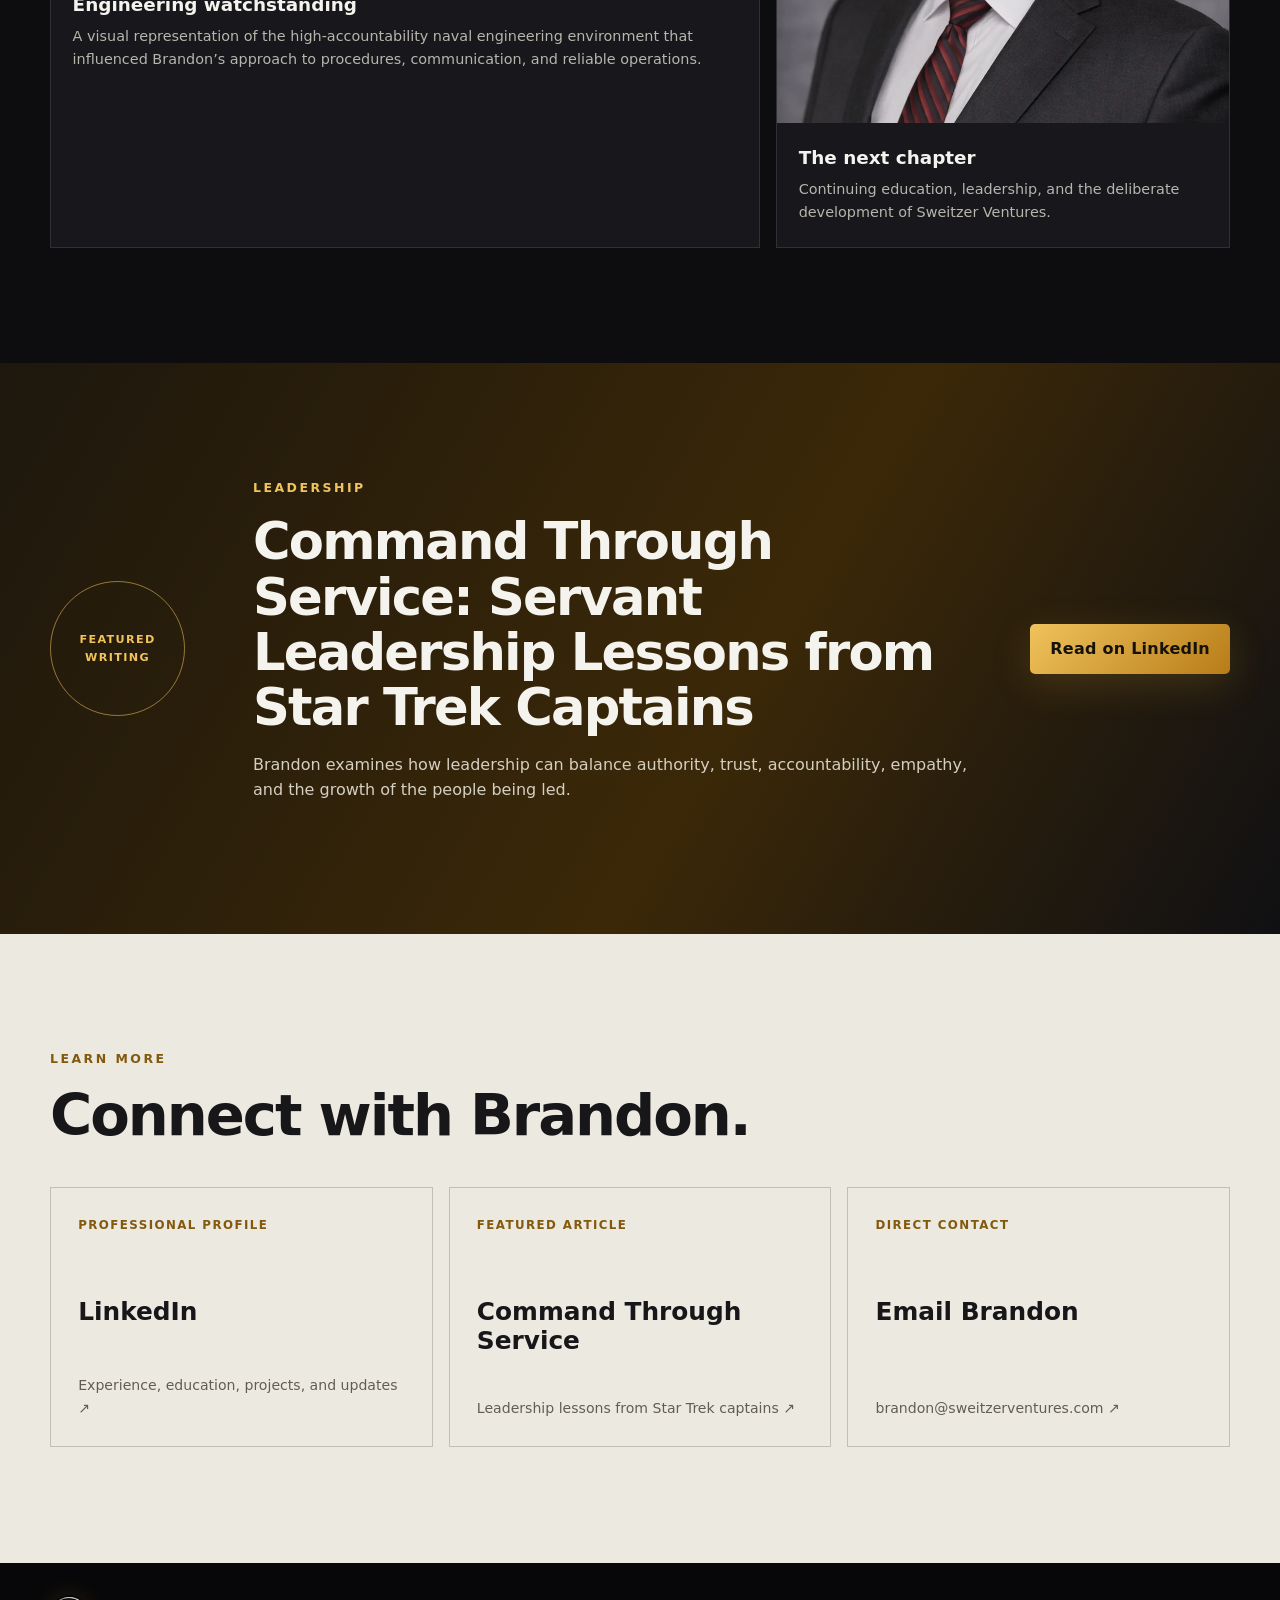
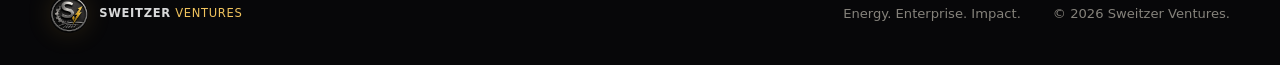
<file: founder.html>
<!doctype html>
<html lang="en">
<head>
  <meta charset="utf-8">
  <meta name="viewport" content="width=device-width, initial-scale=1">
  <meta name="description" content="Meet Brandon Sweitzer, founder of Sweitzer Ventures: Navy veteran, student leader, operations professional, and developing energy entrepreneur.">
  <meta name="theme-color" content="#0b0b0d">
  <meta property="og:title" content="Brandon Sweitzer | Founder">
  <meta property="og:description" content="Navy veteran, student leader, operations professional, and founder of Sweitzer Ventures.">
  <meta property="og:type" content="profile">
  <meta property="og:url" content="https://sweitzerventures.com/founder.html">
  <meta property="og:image" content="https://sweitzerventures.com/assets/founder-professional-portrait.webp">
  <link rel="canonical" href="https://sweitzerventures.com/founder.html">
  <title>Founder | Sweitzer Ventures</title>
  <link rel="icon" href="assets/favicon.png" type="image/png">
  <link rel="stylesheet" href="styles.css?v=20260801-2">
</head>
<body>
  <a class="skip-link" href="#main">Skip to main content</a>
  <header class="site-header" id="top">
    <div class="nav-wrap">
      <a class="brand" href="index.html" aria-label="Sweitzer Ventures home">
        <img src="assets/favicon.png" alt="" width="46" height="46">
        <span><strong>Sweitzer</strong> Ventures</span>
      </a>
      <button class="menu-button" type="button" aria-expanded="false" aria-controls="site-nav">Menu</button>
      <nav id="site-nav" aria-label="Primary navigation">
        <a href="index.html">Home</a>
        <a href="about.html">About Us</a>
        <a href="https://unclebearstudios.com/">Games</a>
        <a href="founder.html" aria-current="page">Founder</a>
        <a class="nav-cta" href="contact.html">Contact Us</a>
      </nav>
    </div>
  </header>

  <main id="main">
    <section class="founder-hero" aria-labelledby="founder-title">
      <div class="founder-hero-inner">
        <div class="founder-portrait reveal">
          <img src="assets/founder-professional-portrait.webp" alt="Professional portrait of Brandon Sweitzer" width="800" height="1200">
        </div>
        <div class="founder-intro reveal">
          <p class="eyebrow">Founder</p>
          <h1 id="founder-title">Brandon Sweitzer</h1>
          <p class="founder-role">Navy veteran · Student leader · Operations professional · Energy entrepreneur in development</p>
          <p class="founder-lead">Brandon founded Sweitzer Ventures as an entrepreneurship and management firm for practical and creative businesses. Its first ventures span wildfire-mitigation research and game development, while reliable energy and resilient infrastructure remain primary long-term goals.</p>
          <div class="founder-actions">
            <a class="button button-primary" href="https://www.linkedin.com/in/brandon-sweitzer-5b2794a0/" target="_blank" rel="noopener noreferrer">LinkedIn profile</a>
            <a class="button button-secondary" href="https://www.linkedin.com/pulse/command-through-service-servant-leadership-lessons-from-sweitzer-sh53c" target="_blank" rel="noopener noreferrer">Read featured article</a>
          </div>
        </div>
      </div>
    </section>

    <section class="section founder-story-section" aria-labelledby="story-title">
      <div class="section-inner founder-story-grid">
        <div class="story-heading reveal">
          <p class="section-label">Background</p>
          <h2 id="story-title">Experience shaped by service, operations, and a return to education.</h2>
        </div>
        <div class="story-copy reveal">
          <p>Brandon is a U.S. Navy veteran and graduate of the Naval Nuclear Power Program. He served as a Machinist’s Mate aboard USS Springfield and USS Nassau, working in demanding engineering environments where procedural discipline, accurate communication, teamwork, and reliability were essential.</p>
          <p>After military service, he built experience in customer operations, team leadership, quality improvement, training, and small-business ownership. Those roles reinforced the importance of designing systems that people can understand, operate, and improve.</p>
          <p>After returning to college following a long gap, Brandon completed degrees in Business Administration and Management at Coastline College. He is continuing his education at California State University, Fullerton, pursuing business administration with an entrepreneurship focus alongside electrical engineering.</p>
          <p>His long-term objective is to combine technical education, business development, operations experience, and service-centered leadership to build reliable energy and industrial ventures.</p>
        </div>
      </div>
    </section>

    <section class="section founder-gallery-section" aria-labelledby="gallery-title">
      <div class="section-inner">
        <div class="section-heading reveal">
          <div>
            <p class="section-label">The path</p>
            <h2 id="gallery-title">From naval service to future ventures.</h2>
          </div>
          <p>Three images representing the technical foundation, early service, and present professional chapter behind Sweitzer Ventures.</p>
        </div>
        <div class="founder-gallery">
          <figure class="gallery-card gallery-wide reveal">
            <div class="gallery-image landscape"><img src="assets/founder-engineering-watch.webp" alt="Brandon Sweitzer depicted at a naval engineering watchstation using a sound-powered phone" width="1402" height="1122"></div>
            <figcaption><strong>Engineering watchstanding</strong><span>A visual representation of the high-accountability naval engineering environment that influenced Brandon’s approach to procedures, communication, and reliable operations.</span></figcaption>
          </figure>
          <figure class="gallery-card reveal">
            <div class="gallery-image portrait"><img src="assets/founder-navy-portrait.webp" alt="Brandon Sweitzer in a U.S. Navy enlisted dress uniform" width="1116" height="1400"></div>
            <figcaption><strong>U.S. Navy service</strong><span>Early service as a Machinist’s Mate and Naval Nuclear Power Program graduate.</span></figcaption>
          </figure>
          <figure class="gallery-card reveal">
            <div class="gallery-image portrait"><img src="assets/founder-professional-portrait.webp" alt="Professional portrait of Brandon Sweitzer in a dark suit and striped tie" width="800" height="1200"></div>
            <figcaption><strong>The next chapter</strong><span>Continuing education, leadership, and the deliberate development of Sweitzer Ventures.</span></figcaption>
          </figure>
        </div>
      </div>
    </section>

    <section class="section article-spotlight" aria-labelledby="article-title">
      <div class="section-inner article-spotlight-inner reveal">
        <div class="article-badge">Featured writing</div>
        <div>
          <p class="section-label">Leadership</p>
          <h2 id="article-title">Command Through Service: Servant Leadership Lessons from Star Trek Captains</h2>
          <p>Brandon examines how leadership can balance authority, trust, accountability, empathy, and the growth of the people being led.</p>
        </div>
        <a class="button button-primary" href="https://www.linkedin.com/pulse/command-through-service-servant-leadership-lessons-from-sweitzer-sh53c" target="_blank" rel="noopener noreferrer">Read on LinkedIn</a>
      </div>
    </section>

    <section class="section founder-links-section" aria-labelledby="links-title">
      <div class="section-inner">
        <p class="section-label reveal">Learn more</p>
        <h2 id="links-title" class="reveal">Connect with Brandon.</h2>
        <div class="link-card-grid">
          <a class="link-card reveal" href="https://www.linkedin.com/in/brandon-sweitzer-5b2794a0/" target="_blank" rel="noopener noreferrer"><span>Professional profile</span><strong>LinkedIn</strong><em>Experience, education, projects, and updates ↗</em></a>
          <a class="link-card reveal" href="https://www.linkedin.com/pulse/command-through-service-servant-leadership-lessons-from-sweitzer-sh53c" target="_blank" rel="noopener noreferrer"><span>Featured article</span><strong>Command Through Service</strong><em>Leadership lessons from Star Trek captains ↗</em></a>
          <a class="link-card reveal" href="mailto:brandon@sweitzerventures.com"><span>Direct contact</span><strong>Email Brandon</strong><em>brandon@sweitzerventures.com ↗</em></a>
        </div>
      </div>
    </section>
  </main>

  <footer>
    <div class="footer-inner">
      <a class="brand footer-brand" href="index.html"><img src="assets/favicon.png" alt="" width="38" height="38"><span><strong>Sweitzer</strong> Ventures</span></a>
      <p>Energy. Enterprise. Impact.</p>
      <p>© <span id="year"></span> Sweitzer Ventures.</p>
    </div>
  </footer>
  <script src="script.js"></script>
</body>
</html>
</file>
<file: styles.css>
:root {
  --bg: #09090b;
  --bg-soft: #111115;
  --panel: #17171c;
  --panel-2: #1d1d23;
  --text: #f5f3ed;
  --muted: #b8b5ad;
  --line: rgba(255,255,255,.11);
  --silver: #d8d9da;
  --gold: #d8a73a;
  --gold-bright: #f0c35d;
  --cream: #ece9e1;
  --ink: #171719;
  --max: 1180px;
  --shadow: 0 22px 70px rgba(0,0,0,.36);
}

* { box-sizing: border-box; }
html { scroll-behavior: smooth; }
body {
  margin: 0;
  color: var(--text);
  background: var(--bg);
  font-family: Inter, ui-sans-serif, system-ui, -apple-system, BlinkMacSystemFont, "Segoe UI", sans-serif;
  line-height: 1.6;
  -webkit-font-smoothing: antialiased;
}
img { display: block; max-width: 100%; }
a { color: inherit; }
button, a { -webkit-tap-highlight-color: transparent; }

.skip-link {
  position: fixed;
  left: 1rem;
  top: -100px;
  z-index: 999;
  padding: .75rem 1rem;
  background: var(--gold);
  color: #111;
  font-weight: 800;
  border-radius: .4rem;
}
.skip-link:focus { top: 1rem; }

.site-header {
  position: fixed;
  inset: 0 0 auto;
  z-index: 50;
  background: rgba(9,9,11,.78);
  border-bottom: 1px solid transparent;
  backdrop-filter: blur(16px);
  transition: background .25s ease, border-color .25s ease;
}
.site-header.scrolled { background: rgba(9,9,11,.95); border-color: var(--line); }
.nav-wrap {
  width: min(var(--max), calc(100% - 2.5rem));
  height: 78px;
  margin: 0 auto;
  display: flex;
  align-items: center;
  justify-content: space-between;
  gap: 2rem;
}
.brand { display: inline-flex; align-items: center; gap: .7rem; text-decoration: none; letter-spacing: .06em; text-transform: uppercase; font-size: .86rem; }
.brand img { border-radius: 50%; box-shadow: 0 0 26px rgba(216,167,58,.16); }
.brand strong { color: var(--silver); }
.brand span { color: var(--gold-bright); }
nav { display: flex; align-items: center; gap: 1.7rem; }
nav a { position: relative; text-decoration: none; color: #d7d4cb; font-size: .92rem; font-weight: 700; }
nav a:hover, nav a:focus-visible, nav a[aria-current="page"] { color: var(--gold-bright); }
nav a[aria-current="page"]::after { content: ""; position: absolute; left: 0; right: 0; bottom: -.7rem; height: 2px; background: var(--gold-bright); }
.nav-cta { border: 1px solid rgba(216,167,58,.55); border-radius: 999px; padding: .55rem 1rem; }
.nav-cta[aria-current="page"]::after { display: none; }
.menu-button { display: none; }

.hero {
  min-height: 94vh;
  position: relative;
  overflow: hidden;
  display: grid;
  align-items: center;
  padding: 132px 0 82px;
  background:
    linear-gradient(115deg, rgba(255,255,255,.025) 1px, transparent 1px) 0 0 / 58px 58px,
    radial-gradient(circle at 80% 28%, rgba(216,167,58,.15), transparent 31%),
    linear-gradient(180deg, #0b0b0e 0%, #09090b 72%);
}
.hero::after { content: ""; position: absolute; inset: auto 0 0; height: 1px; background: linear-gradient(90deg, transparent, rgba(216,167,58,.55), transparent); }
.hero-inner {
  width: min(var(--max), calc(100% - 2.5rem));
  margin: 0 auto;
  display: grid;
  grid-template-columns: 1.08fr .92fr;
  gap: 5rem;
  align-items: center;
  position: relative;
  z-index: 2;
}
.hero-glow { position: absolute; border-radius: 999px; filter: blur(85px); opacity: .2; }
.hero-glow-one { width: 330px; height: 330px; background: var(--gold); right: 7%; top: 23%; }
.hero-glow-two { width: 240px; height: 240px; background: #8b8f98; left: 0; bottom: 8%; opacity: .08; }
.eyebrow, .section-label { margin: 0 0 1rem; color: var(--gold-bright); font-size: .78rem; font-weight: 850; text-transform: uppercase; letter-spacing: .2em; }
.hero h1 { margin: 0; font-size: clamp(3.45rem, 7vw, 6.9rem); line-height: .91; letter-spacing: -.062em; max-width: 820px; }
.hero h1 span { color: var(--gold-bright); }
.hero-lead { margin: 2rem 0 0; max-width: 700px; font-size: clamp(1.03rem, 1.4vw, 1.22rem); color: var(--muted); }
.hero-actions, .founder-actions, .contact-actions { display: flex; flex-wrap: wrap; gap: .85rem; margin-top: 2.1rem; }
.button { display: inline-flex; justify-content: center; align-items: center; min-height: 48px; padding: .77rem 1.25rem; border-radius: .32rem; text-decoration: none; font-weight: 800; letter-spacing: .015em; transition: transform .2s ease, border-color .2s ease, background .2s ease; }
.button:hover, .button:focus-visible { transform: translateY(-2px); }
.button-primary { background: linear-gradient(135deg, var(--gold-bright), #b77c17); color: #15120b; box-shadow: 0 10px 38px rgba(216,167,58,.18); }
.button-secondary { border: 1px solid var(--line); background: rgba(255,255,255,.025); color: var(--text); }
.button-secondary:hover { border-color: rgba(216,167,58,.55); }
.hero-mark { text-align: center; display: grid; justify-items: center; align-items: center; }
.hero-logo { display: block; width: min(100%, 720px); max-width: 100%; height: auto; aspect-ratio: auto; object-fit: contain; object-position: center; filter: drop-shadow(0 28px 45px rgba(0,0,0,.52)) drop-shadow(0 0 30px rgba(216,167,58,.09)); }
.hero-logo-original { border-radius: 0; clip-path: none; transform: none; }
.hero-logo-tagline { margin: .15rem 0 0; color: #aaa9a5; font-size: clamp(.52rem, .72vw, .68rem); font-weight: 750; text-transform: uppercase; letter-spacing: .13em; white-space: nowrap; }

.section { padding: clamp(5rem, 9vw, 8.8rem) 0; }
.section-inner { width: min(var(--max), calc(100% - 2.5rem)); margin: 0 auto; }
.narrow { width: min(900px, calc(100% - 2.5rem)); }
.section h2, .contact-inner h2, .status-inner h2, .email-band-inner h2 { margin: 0; letter-spacing: -.035em; line-height: 1.08; font-size: clamp(2.2rem, 4.5vw, 4.25rem); }
.section-heading { display: grid; grid-template-columns: 1.15fr .85fr; align-items: end; gap: 4rem; margin-bottom: 2.8rem; }
.section-heading > p { color: var(--muted); margin: 0 0 .25rem; font-size: 1.05rem; }
.text-link { display: inline-flex; gap: .35rem; margin-top: 1.6rem; color: var(--gold-bright); text-decoration: none; font-weight: 800; border-bottom: 1px solid rgba(240,195,93,.38); padding-bottom: .16rem; }

.endeavors-section { background: linear-gradient(180deg, #0b0b0e 0%, #111115 100%); }
.featured-endeavor { display: grid; grid-template-columns: 1.08fr .92fr; gap: clamp(2rem, 5vw, 5rem); padding: clamp(2rem, 4vw, 4rem); border: 1px solid rgba(216,167,58,.38); background: radial-gradient(circle at 0 0, rgba(216,167,58,.17), transparent 40%), var(--panel); box-shadow: var(--shadow); }
.project-kicker { display: flex; flex-wrap: wrap; gap: .6rem; color: var(--gold-bright); font-size: .7rem; font-weight: 850; text-transform: uppercase; letter-spacing: .11em; }
.project-kicker span { padding: .35rem .55rem; border: 1px solid rgba(216,167,58,.3); }
.featured-copy h3 { margin: 1.5rem 0 .8rem; font-size: clamp(2.3rem, 5vw, 4.7rem); letter-spacing: -.045em; line-height: .98; }
.featured-lead { font-size: 1.22rem; color: #eee9dc; }
.featured-copy p:not(.featured-lead):not(.project-note) { color: var(--muted); }
.project-note { border-left: 3px solid var(--gold); padding-left: 1rem; color: #d9d4c9; font-size: .9rem; }
.project-system { display: grid; align-content: center; }
.system-step { display: grid; grid-template-columns: 42px 95px 1fr; gap: 1rem; align-items: start; padding: 1rem 0; }
.system-step > span { color: var(--gold); font-size: .72rem; font-weight: 900; letter-spacing: .1em; }
.system-step strong { font-size: 1.05rem; }
.system-step small { color: var(--muted); font-size: .88rem; line-height: 1.5; }
.system-line { width: 1px; height: 20px; background: linear-gradient(var(--gold), transparent); margin-left: 20px; }
/* FireWatch Sentinel BRDG milestone */
/* Dedicated project page */
.fw-intro { padding: 135px 0 55px; background: radial-gradient(circle at 80% 20%, rgba(216,167,58,.14), transparent 40%), var(--bg); }
.fw-intro-grid { display: grid; grid-template-columns: 1fr 220px; gap: 4rem; align-items: center; }
.fw-intro h1 { font-size: clamp(3rem, 7vw, 6rem); line-height: .98; letter-spacing: -.055em; margin: 0; }
.fw-intro h1 span { color: var(--gold-bright); }
.fw-intro .hero-lead { margin-top: 1.5rem; }
.fw-logo-panel { padding: 1.5rem; background: var(--cream); border-radius: .3rem; }
.fw-logo-panel img { width: 100%; height: auto; }
.fw-milestone { color: var(--gold-bright); font-weight: 800; margin: 1.5rem 0 0; }
.fw-milestone span { color: var(--muted); font-size: .9rem; font-weight: 500; }
.fw-film-section { padding: 0 0 4rem; }
.fw-film-section h2 { font-size: clamp(1.8rem, 3.5vw, 3rem); line-height: 1.15; margin: 0; letter-spacing: -.035em; }
.fw-section-lead { color: var(--muted); max-width: 850px; }
.fw-film-section video { width: 100%; display: block; aspect-ratio: 16 / 9; height: auto; background: #000; margin-top: 1.5rem; }
.fw-film-section .project-note { margin-top: 2rem; }
.fw-sensing, .fw-team { background: var(--bg-soft); }
.fw-explainer { display: grid; grid-template-columns: 1fr 1fr; gap: 3rem; align-items: center; padding: 3rem 0; border-top: 1px solid var(--line); }
.fw-explainer figure, .fw-team figure { margin: 0; }
.fw-explainer img, .fw-team img { width: 100%; height: auto; border: 1px solid var(--line); }
.fw-explainer figcaption, .fw-team figcaption { font-size: .82rem; color: var(--muted); margin-top: .7rem; }
.fw-explainer h3 { font-size: clamp(1.8rem, 3vw, 2.6rem); line-height: 1.1; letter-spacing: -.025em; margin: 0 0 1.3rem; }
.fw-explainer p:not(.section-label), .fw-team p { color: var(--muted); }
.fw-explainer-reverse figure { order: 2; }
.fw-impact-grid { display: grid; grid-template-columns: repeat(3, 1fr); gap: 1rem; }
.fw-impact-grid article { padding: 2rem; border: 1px solid var(--line); background: var(--panel); }
.fw-impact-grid article > span { color: var(--gold-bright); text-transform: uppercase; font-size: .72rem; letter-spacing: .09em; font-weight: 800; }
.fw-impact-grid h3 { font-size: 1.6rem; line-height: 1.15; margin: 1.8rem 0 1rem; }
.fw-impact-grid p { color: var(--muted); margin: 0; }
.fw-impact .project-note { margin-top: 2.5rem; }
.fw-team-grid { display: grid; grid-template-columns: 1fr 1fr; gap: 4rem; align-items: center; }
.fw-team-list { padding: 0; list-style: none; margin: 2rem 0; }
.fw-team-list li + li { margin-top: 1rem; }
.fw-team-list span { display: block; color: var(--muted); font-size: .9rem; }
.fw-team h3 { font-size: 1.2rem; margin-bottom: .5rem; }
@media (max-width: 980px) { .fw-impact-grid { grid-template-columns: repeat(2, 1fr); } .fw-explainer, .fw-team-grid { gap: 2rem; } }
@media (max-width: 680px) {
  .fw-intro { padding-top: 115px; }
  .fw-intro-grid, .fw-explainer, .fw-team-grid, .fw-impact-grid { grid-template-columns: 1fr; gap: 2rem; }
  .fw-logo-panel { width: 120px; padding: .8rem; }
  .fw-explainer-reverse figure { order: 0; }
  .fw-explainer { padding: 2rem 0; }
}
#firewatch, #firewatch-film { scroll-margin-top: 100px; }
.firewatch-feature { gap: 2.5rem; }
.fw-home-button { margin-top: 1.5rem; gap: .6rem; }
.firewatch-feature > * { min-width: 0; }
.firewatch-award { display: flex; flex-wrap: wrap; align-items: center; gap: .6rem 1.2rem; }
.firewatch-award strong { color: var(--gold-bright); font-size: 1.5rem; }
.firewatch-award span { color: var(--muted); }
.firewatch-victory { margin: 0; align-self: center; }
.firewatch-victory img { width: 100%; height: auto; border: 1px solid var(--line); }
.firewatch-victory figcaption { padding-top: .7rem; color: var(--muted); font-size: .85rem; }
.firewatch-story { display: grid; grid-template-columns: 130px 1fr; gap: 1.5rem; align-items: start; }
.firewatch-identity { padding: 1rem; background: var(--cream); border-radius: .3rem; }
.firewatch-identity img { width: 100%; height: auto; }
.firewatch-feature h4 { margin: 0 0 .8rem; font-size: 1.5rem; line-height: 1.2; letter-spacing: -.025em; }
.firewatch-credits, .firewatch-film { grid-column: 1 / -1; border-top: 1px solid var(--line); padding-top: 2.5rem; }
.firewatch-credits { display: grid; grid-template-columns: 1fr 1fr; gap: 2.5rem; }
.firewatch-credits ul { padding: 0; margin: 0; list-style: none; }
.firewatch-credits li + li { margin-top: 1rem; }
.firewatch-credits li span { display: block; color: var(--muted); font-size: .9rem; }
.firewatch-credits p, .firewatch-film > p:not(.section-label) { color: var(--muted); }
.firewatch-credits strong { color: var(--text); }
.firewatch-film video { display: block; width: 100%; height: auto; aspect-ratio: 16 / 9; background: #000; margin-top: 1.5rem; }
@media (max-width: 680px) {
  .firewatch-story, .firewatch-credits { grid-template-columns: 1fr; }
  .firewatch-identity { width: 130px; }
}
.endeavor-grid { display: grid; grid-template-columns: repeat(3, 1fr); gap: 1rem; margin-top: 1rem; }
.endeavor-card { padding: 2rem; min-height: 275px; border: 1px solid var(--line); background: rgba(255,255,255,.025); }
.card-number, .endeavor-card > span, .goal-card > span, .topic-card > span { color: var(--gold); font-size: .75rem; font-weight: 900; letter-spacing: .12em; }
.endeavor-card h3 { margin: 4.5rem 0 .7rem; font-size: 1.45rem; }
.endeavor-card p { margin: 0; color: var(--muted); }
.statement { background: #0d0d10; text-align: center; }
.statement p:not(.section-label) { color: var(--muted); font-size: 1.12rem; max-width: 800px; margin: 1.65rem auto 0; }

.page-hero { min-height: 72vh; display: grid; align-items: end; padding: 145px 0 90px; background: radial-gradient(circle at 78% 30%, rgba(216,167,58,.16), transparent 30%), linear-gradient(180deg, #0e0e12, #09090b); border-bottom: 1px solid rgba(216,167,58,.25); }
.page-hero-inner { width: min(950px, calc(100% - 2.5rem)); margin: 0 auto; }
.page-hero h1 { margin: 0; font-size: clamp(3.4rem, 8vw, 7.2rem); line-height: .93; letter-spacing: -.06em; }
.page-hero p:last-child { max-width: 760px; color: var(--muted); font-size: 1.2rem; margin: 2rem 0 0; }
.light-section { background: var(--cream); color: var(--ink); }
.light-section .section-label { color: #835a0d; }
.two-column-story, .founder-story-grid { display: grid; grid-template-columns: .86fr 1.14fr; gap: clamp(3rem, 8vw, 8rem); }
.story-heading h2 { margin: 0; font-size: clamp(2.2rem, 4.8vw, 4.6rem); line-height: 1.04; letter-spacing: -.045em; }
.story-copy { font-size: 1.08rem; }
.story-copy p:first-child { margin-top: 0; }
.light-section .story-copy { color: #49453e; }
.goals-section { background: #0d0d10; }
.goal-grid { display: grid; grid-template-columns: repeat(3, 1fr); gap: 1rem; }
.goal-card { min-height: 315px; padding: 1.8rem; border: 1px solid var(--line); background: var(--panel); }
.goal-card h3 { margin: 4.7rem 0 .8rem; font-size: 1.45rem; }
.goal-card p { color: var(--muted); margin: 0; }
.principles-section { background: var(--cream); color: var(--ink); }
.principles-section .section-label { color: #835a0d; }
.principles-intro { max-width: 760px; margin-bottom: 3rem; }
.principles-list { list-style: none; padding: 0; margin: 0; border-top: 1px solid rgba(0,0,0,.18); }
.principles-list li { display: grid; grid-template-columns: 90px 1fr; gap: 2rem; padding: 2rem 0; border-bottom: 1px solid rgba(0,0,0,.18); }
.principles-list li > span { color: #8b620f; font-weight: 900; letter-spacing: .12em; }
.principles-list h3 { margin: 0 0 .45rem; font-size: 1.55rem; }
.principles-list p { margin: 0; max-width: 790px; color: #565149; }
.status-band { padding: 5.5rem 0; background: linear-gradient(120deg, #17130c, #382609 55%, #0e0e11); border-top: 1px solid rgba(216,167,58,.3); }
.status-inner { display: grid; grid-template-columns: .7fr 1.3fr; gap: 5rem; align-items: end; }
.status-inner p:last-child { color: #d0cbc0; font-size: 1.04rem; margin: 0; }

.founder-hero { padding: 135px 0 70px; min-height: 94vh; display: grid; align-items: center; background: radial-gradient(circle at 15% 50%, rgba(216,167,58,.14), transparent 28%), linear-gradient(180deg, #0d0d10, #09090b); }
.founder-hero-inner { width: min(var(--max), calc(100% - 2.5rem)); margin: 0 auto; display: grid; grid-template-columns: .82fr 1.18fr; gap: clamp(3rem, 8vw, 8rem); align-items: center; }
.founder-portrait { max-width: 490px; position: relative; }
.founder-portrait::before { content: ""; position: absolute; inset: -18px 18px 18px -18px; border: 1px solid rgba(216,167,58,.48); z-index: 0; }
.founder-portrait img { position: relative; z-index: 1; aspect-ratio: 4 / 5; object-fit: cover; object-position: 50% 22%; box-shadow: var(--shadow); }
.founder-intro h1 { margin: 0; font-size: clamp(3.7rem, 8vw, 7.8rem); line-height: .88; letter-spacing: -.065em; }
.founder-role { color: var(--gold-bright); font-weight: 800; margin-top: 1.8rem; }
.founder-lead { max-width: 720px; color: var(--muted); font-size: 1.17rem; }
.founder-story-section { background: var(--cream); color: var(--ink); }
.founder-story-section .section-label { color: #835a0d; }
.founder-story-section .story-copy { color: #4f4b44; }
.founder-gallery-section { background: #0d0d10; }
.founder-gallery { display: grid; grid-template-columns: 1.22fr .78fr; gap: 1rem; }
.gallery-card { margin: 0; border: 1px solid var(--line); background: var(--panel); }
.gallery-wide { grid-row: span 2; }
.gallery-image { overflow: hidden; background: #050506; }
.gallery-image.landscape { aspect-ratio: 1.05 / 1; }
.gallery-image.portrait { aspect-ratio: 1.32 / 1; }
.gallery-image img { width: 100%; height: 100%; object-fit: cover; transition: transform .45s ease; }
.gallery-image.landscape img { object-position: 55% center; }
.gallery-image.portrait img { object-position: 50% 24%; }
.gallery-card:hover img { transform: scale(1.025); }
.gallery-card figcaption { padding: 1.25rem 1.35rem 1.45rem; display: grid; gap: .35rem; }
.gallery-card figcaption strong { font-size: 1.15rem; }
.gallery-card figcaption span { color: var(--muted); font-size: .9rem; }
.article-spotlight { background: linear-gradient(120deg, #1d170d, #3b2808 58%, #101013); }
.article-spotlight-inner { display: grid; grid-template-columns: 155px 1fr auto; gap: 3rem; align-items: center; }
.article-badge { width: 135px; height: 135px; display: grid; place-items: center; text-align: center; border-radius: 50%; border: 1px solid rgba(240,195,93,.55); color: var(--gold-bright); text-transform: uppercase; letter-spacing: .12em; font-size: .7rem; font-weight: 900; }
.article-spotlight h2 { font-size: clamp(2rem, 4vw, 3.65rem); }
.article-spotlight p:not(.section-label) { color: #d5cfc2; max-width: 750px; }
.founder-links-section { background: var(--cream); color: var(--ink); }
.founder-links-section .section-label { color: #835a0d; }
.link-card-grid { display: grid; grid-template-columns: repeat(3, 1fr); gap: 1rem; margin-top: 2.5rem; }
.link-card { min-height: 260px; display: flex; flex-direction: column; padding: 1.7rem; border: 1px solid rgba(0,0,0,.18); color: var(--ink); text-decoration: none; transition: transform .2s ease, border-color .2s ease, background .2s ease; }
.link-card:hover { transform: translateY(-4px); border-color: #956812; background: #f4f1e9; }
.link-card span { color: #835a0d; font-size: .74rem; font-weight: 850; text-transform: uppercase; letter-spacing: .12em; }
.link-card strong { margin-top: 4rem; font-size: 1.55rem; line-height: 1.15; }
.link-card em { margin-top: auto; color: #625d54; font-style: normal; font-size: .88rem; }

.contact-page-hero { min-height: 88vh; display: grid; align-items: center; padding: 135px 0 75px; background: radial-gradient(circle at 80% 30%, rgba(216,167,58,.16), transparent 30%), linear-gradient(180deg, #0d0d10, #09090b); }
.contact-page-grid { width: min(var(--max), calc(100% - 2.5rem)); margin: 0 auto; display: grid; grid-template-columns: 1.1fr .9fr; gap: clamp(3rem, 8vw, 7rem); align-items: center; }
.contact-page-copy h1 { margin: 0; font-size: clamp(4rem, 9vw, 8.2rem); line-height: .88; letter-spacing: -.07em; }
.contact-page-copy p:last-child { max-width: 680px; color: var(--muted); font-size: 1.15rem; margin-top: 2rem; }
.contact-card { padding: clamp(2rem, 5vw, 3.5rem); background: var(--panel); border: 1px solid rgba(216,167,58,.4); box-shadow: var(--shadow); }
.contact-card-label { color: var(--gold-bright); font-size: .72rem; font-weight: 900; text-transform: uppercase; letter-spacing: .15em; }
.contact-card h2 { margin: 2.7rem 0 0; font-size: clamp(2.2rem, 4vw, 3.5rem); }
.contact-card p { margin: .25rem 0 1.8rem; color: var(--muted); }
.contact-email { display: inline-block; color: var(--gold-bright); font-size: clamp(1rem, 2vw, 1.35rem); font-weight: 850; text-decoration: none; overflow-wrap: anywhere; }
.contact-topics-section { background: var(--cream); color: var(--ink); }
.contact-topics-section .section-label { color: #835a0d; }
.contact-topics-section .section-heading > p { color: #5c574e; }
.topic-grid { display: grid; grid-template-columns: repeat(2, 1fr); gap: 1rem; }
.topic-card { min-height: 285px; padding: 1.8rem; border: 1px solid rgba(0,0,0,.18); }
.topic-card h3 { margin: 4.5rem 0 .7rem; font-size: 1.5rem; }
.topic-card p { color: #59544b; margin: 0; }
.email-band { padding: 5rem 0; background: #0d0d10; }
.email-band-inner { display: grid; grid-template-columns: 170px 1fr auto; gap: 3rem; align-items: center; }
.email-band-inner img { display: block; width: 170px; height: auto; aspect-ratio: 1 / 1; object-fit: contain; border-radius: 0; clip-path: none; transform: none; }
.email-band-inner h2 { font-size: clamp(1.8rem, 4vw, 3.6rem); overflow-wrap: anywhere; }
.email-band-inner p:not(.section-label) { color: var(--muted); margin-bottom: 0; }

.contact-band { position: relative; padding: 5.5rem 0; background: linear-gradient(120deg, #16120b, #32230b 55%, #0f0f12); border-top: 1px solid rgba(216,167,58,.35); border-bottom: 1px solid rgba(216,167,58,.25); overflow: hidden; }
.contact-band::after { content: "SV"; position: absolute; right: 2%; top: -58%; font: 900 23rem/1 Arial, sans-serif; color: rgba(255,255,255,.025); pointer-events: none; }
.contact-inner { display: flex; justify-content: space-between; align-items: center; gap: 3rem; position: relative; z-index: 1; }
.contact-inner h2 { max-width: 760px; font-size: clamp(2rem, 4.2vw, 3.85rem); }
footer { background: #070709; padding: 2rem 0; }
.footer-inner { width: min(var(--max), calc(100% - 2.5rem)); margin: 0 auto; display: grid; grid-template-columns: 1fr auto auto; align-items: center; gap: 2rem; color: #85827b; font-size: .82rem; }
.footer-inner p { margin: 0; }
.footer-brand { font-size: .72rem; }

.reveal { opacity: 0; transform: translateY(20px); transition: opacity .7s ease, transform .7s ease; }
.reveal.visible { opacity: 1; transform: none; }

@media (max-width: 980px) {
  .featured-endeavor, .contact-page-grid, .founder-hero-inner { grid-template-columns: 1fr; }
  .featured-endeavor { gap: 2.5rem; }
  .endeavor-grid, .goal-grid, .link-card-grid { grid-template-columns: repeat(2, 1fr); }
  .founder-portrait { max-width: 520px; }
  .founder-hero { padding-top: 125px; }
  .article-spotlight-inner, .email-band-inner { grid-template-columns: 125px 1fr; }
  .article-spotlight-inner .button, .email-band-inner .button { grid-column: 2; justify-self: start; }
}

@media (max-width: 900px) {
  .menu-button { display: inline-flex; border: 1px solid var(--line); background: transparent; color: var(--text); border-radius: .3rem; padding: .5rem .75rem; font-weight: 750; }
  nav { display: none; position: absolute; top: 78px; left: 0; right: 0; padding: 1.2rem 1.25rem 1.5rem; background: rgba(9,9,11,.98); border-bottom: 1px solid var(--line); flex-direction: column; align-items: stretch; gap: .25rem; }
  nav.open { display: flex; }
  nav a, .nav-cta { padding: .7rem 0; border: 0; }
  nav a[aria-current="page"]::after { display: none; }
  .hero { min-height: auto; padding-top: 125px; }
  .hero-inner { grid-template-columns: 1fr; gap: 3.4rem; }
  .hero-copy { text-align: center; }
  .hero-lead { margin-left: auto; margin-right: auto; }
  .hero-actions { justify-content: center; }
  .hero-mark { max-width: 520px; margin: 0 auto; }
  .section-heading, .two-column-story, .founder-story-grid, .status-inner { grid-template-columns: 1fr; gap: 2rem; }
  .founder-gallery { grid-template-columns: 1fr 1fr; }
  .gallery-wide { grid-column: 1 / -1; grid-row: auto; }
  .gallery-image.landscape { aspect-ratio: 16 / 9; }
  .contact-inner { align-items: flex-start; flex-direction: column; }
  .footer-inner { grid-template-columns: 1fr; text-align: center; justify-items: center; gap: .55rem; }
}

@media (max-width: 680px) {
  .nav-wrap, .hero-inner, .section-inner, .footer-inner, .founder-hero-inner, .contact-page-grid { width: min(100% - 1.5rem, var(--max)); }
  .narrow, .page-hero-inner { width: min(100% - 1.5rem, 950px); }
  .brand { font-size: .74rem; }
  .brand img { width: 40px; height: 40px; }
  .hero { padding-top: 112px; }
  .hero h1 { font-size: clamp(2.45rem, 10.2vw, 4rem); letter-spacing: -.05em; }
  .hero-actions, .founder-actions, .contact-actions { flex-direction: column; }
  .button { width: 100%; }
  .section-heading { margin-bottom: 2rem; }
  .endeavor-grid, .goal-grid, .topic-grid, .link-card-grid, .founder-gallery { grid-template-columns: 1fr; }
  .featured-endeavor { padding: 1.5rem; }
  .system-step { grid-template-columns: 34px 78px 1fr; gap: .7rem; }
  .system-line { margin-left: 16px; }
  .endeavor-card, .goal-card, .topic-card { min-height: 245px; }
  .page-hero { min-height: 64vh; padding-top: 125px; }
  .page-hero h1 { font-size: clamp(3rem, 14vw, 5rem); }
  .principles-list li { grid-template-columns: 50px 1fr; gap: 1rem; }
  .founder-hero { min-height: auto; }
  .founder-intro h1 { font-size: clamp(3.25rem, 16vw, 5.5rem); }
  .founder-portrait::before { inset: -10px 10px 10px -10px; }
  .gallery-wide { grid-column: auto; }
  .gallery-image.landscape, .gallery-image.portrait { aspect-ratio: 4 / 3; }
  .article-spotlight-inner, .email-band-inner { grid-template-columns: 1fr; gap: 1.5rem; }
  .article-badge { width: 105px; height: 105px; }
  .article-spotlight-inner .button, .email-band-inner .button { grid-column: auto; justify-self: stretch; }
  .email-band-inner img { width: 120px; height: auto; }
  .contact-band { padding: 4rem 0; }
}

@media (prefers-reduced-motion: reduce) {
  html { scroll-behavior: auto; }
  *, *::before, *::after { transition-duration: .01ms !important; animation-duration: .01ms !important; animation-iteration-count: 1 !important; }
  .reveal { opacity: 1; transform: none; }
}

/* Uncle Bear Studios / Fast Track '98 */
.games-page {
  --ft-blue: #3e78c7;
  --ft-blue-bright: #71b6ff;
  --ft-yellow: #f7c84a;
  --ft-orange: #ff8a3d;
  --ft-panel: #121b2b;
  --ft-panel-2: #182842;
}
.games-page .site-header { background: rgba(7,10,16,.83); }
.games-page .site-header.scrolled { background: rgba(7,10,16,.97); }
.games-hero {
  min-height: 96vh;
  padding: 130px 0 78px;
  display: grid;
  align-items: center;
  position: relative;
  overflow: hidden;
  background:
    linear-gradient(rgba(255,255,255,.018) 1px, transparent 1px) 0 0 / 34px 34px,
    linear-gradient(90deg, rgba(255,255,255,.018) 1px, transparent 1px) 0 0 / 34px 34px,
    radial-gradient(circle at 78% 28%, rgba(62,120,199,.23), transparent 32%),
    radial-gradient(circle at 18% 74%, rgba(247,200,74,.09), transparent 28%),
    linear-gradient(180deg, #090d15 0%, #07090f 100%);
}
.games-hero::after { content:""; position:absolute; inset:auto 0 0; height:1px; background:linear-gradient(90deg,transparent,var(--ft-blue-bright),var(--ft-yellow),transparent); opacity:.5; }
.games-hero-grid { width:min(1320px,calc(100% - 2.5rem)); margin:0 auto; display:grid; grid-template-columns:.8fr 1.2fr; gap:4rem; align-items:center; position:relative; z-index:2; }
.games-studio-label, .game-section-label { margin:0 0 1rem; color:var(--ft-yellow); font-size:.75rem; font-weight:900; text-transform:uppercase; letter-spacing:.18em; }
.uncle-bear-studios-logo { display:inline-block; margin-bottom:2rem; padding:.48rem .75rem .58rem; border:2px solid rgba(113,182,255,.48); background:linear-gradient(180deg,#182b48,#0c1627); box-shadow:5px 5px 0 #05070b, inset 0 0 0 1px rgba(255,255,255,.07); color:#f6f1df; font:900 clamp(1rem,1.7vw,1.35rem)/1 Tahoma,Verdana,sans-serif; font-style:italic; letter-spacing:.04em; transform:skew(-5deg); }
.uncle-bear-studios-logo span { color:var(--ft-yellow); }
.games-hero h1 { margin:0; font-size:clamp(3.5rem,6.8vw,7.1rem); line-height:.88; letter-spacing:-.065em; }
.games-hero h1 span { color:var(--ft-yellow); }
.games-hero-copy > p:not(.games-studio-label) { max-width:660px; color:#bcc7d7; font-size:clamp(1rem,1.45vw,1.18rem); }
.games-hero .button-primary { background:linear-gradient(135deg,var(--ft-yellow),#d38d16); }
.games-hero .button-secondary { border-color:rgba(113,182,255,.35); }
.build-chips { margin-top:2rem; display:grid; grid-template-columns:auto 1fr; gap:.22rem 1rem; width:max-content; max-width:100%; padding:1rem 1.15rem; border-left:3px solid var(--ft-blue-bright); background:rgba(17,27,44,.72); font-family:Tahoma,Verdana,sans-serif; }
.build-chips span { color:#8491a6; font-size:.68rem; text-transform:uppercase; letter-spacing:.12em; }
.build-chips strong { color:#f6f0df; font-size:.82rem; }
.game-screen-frame { position:relative; padding:10px; background:#111824; border:2px solid #52617a; border-radius:10px; box-shadow:0 32px 90px rgba(0,0,0,.55), 0 0 45px rgba(62,120,199,.12); transform:perspective(1300px) rotateY(-3deg) rotateX(1.5deg); }
.game-screen-frame::before { content:""; position:absolute; inset:-7px 12px 10px -7px; z-index:-1; border:1px solid rgba(247,200,74,.2); border-radius:12px; }
.game-screen-frame img { width:100%; height:auto; border-radius:4px; }
.screen-corner { position:absolute; right:18px; bottom:18px; padding:.48rem .7rem; background:rgba(7,10,16,.88); color:var(--ft-yellow); border:1px solid rgba(247,200,74,.5); font:.68rem/1 Tahoma,Verdana,sans-serif; letter-spacing:.11em; }
.game-intro-section { background:#f0ede4; color:#141820; }
.game-intro-grid { display:grid; grid-template-columns:.8fr 1.2fr; gap:clamp(3rem,8vw,8rem); align-items:start; }
.game-title-block h2 { font:900 clamp(4rem,9vw,8.2rem)/.83 Tahoma,Verdana,sans-serif; font-style:italic; letter-spacing:-.07em; text-transform:uppercase; text-shadow:4px 4px 0 rgba(62,120,199,.18); }
.game-title-block h2 span { color:#be840e; }
.game-tagline { max-width:520px; margin-top:2rem; font-size:1.16rem; font-weight:750; color:#353b46; }
.game-intro-copy { font-size:1.1rem; color:#454a52; }
.game-intro-copy p { margin-top:0; margin-bottom:1.3rem; }
.game-intro-copy strong { color:#13171f; }
.game-loop-section { background:#090d15; }
.games-page .section-heading > p { color:#aeb9ca; }
.game-loop-grid { display:grid; grid-template-columns:repeat(4,1fr); gap:1rem; }
.game-loop-card { min-height:310px; padding:1.65rem; border:1px solid rgba(113,182,255,.2); background:linear-gradient(180deg,rgba(24,40,66,.78),rgba(12,20,34,.84)); box-shadow:inset 0 1px rgba(255,255,255,.035); }
.game-loop-card span { color:var(--ft-yellow); font:900 .72rem/1 Tahoma,Verdana,sans-serif; letter-spacing:.12em; }
.game-loop-card strong { display:block; margin:5rem 0 .7rem; font-size:1.38rem; line-height:1.1; }
.game-loop-card p { margin:0; color:#aeb9ca; }
.character-section { padding-top:2rem; background:#090d15; }
.character-heading { display:flex; justify-content:space-between; align-items:end; gap:2rem; margin-bottom:2rem; }
.character-heading h2 { max-width:760px; font-size:clamp(2.4rem,5vw,4.6rem); }
.character-roster { display:grid; grid-template-columns:repeat(6,1fr); gap:.75rem; }
.character-tile { margin:0; position:relative; overflow:hidden; border:1px solid rgba(255,255,255,.13); background:#121b2b; aspect-ratio:1/1.1; }
.character-tile img { width:100%; height:100%; object-fit:cover; transition:transform .35s ease,filter .35s ease; }
.character-tile:hover img { transform:scale(1.035); }
.character-tile figcaption { position:absolute; inset:auto 0 0; padding:2rem .75rem .7rem; background:linear-gradient(transparent,rgba(4,7,11,.96)); color:#fff5d9; font:900 .8rem/1 Tahoma,Verdana,sans-serif; text-transform:uppercase; letter-spacing:.08em; }
.current-features-section { background:#0f1623; }
.feature-list-grid { display:grid; grid-template-columns:repeat(4,1fr); gap:1rem; }
.feature-list-card { min-height:290px; padding:1.55rem; border-top:3px solid var(--ft-blue); background:#141f31; }
.feature-list-card span { color:#7f92ad; font-size:.7rem; text-transform:uppercase; letter-spacing:.13em; font-weight:850; }
.feature-list-card h3 { margin:4.25rem 0 .7rem; font-size:1.35rem; }
.feature-list-card p { margin:0; color:#aeb9ca; font-size:.93rem; }
.latest-build-section { background:#f0ede4; color:#171b22; }
.latest-build-grid { display:grid; grid-template-columns:.8fr 1.2fr; gap:clamp(3rem,8vw,8rem); }
.version-mark { display:inline-block; margin:.5rem 0 1.2rem; color:#214f8c; font:900 clamp(3.8rem,8vw,7.8rem)/.8 Tahoma,Verdana,sans-serif; font-style:italic; letter-spacing:-.08em; }
.latest-build-title h2 { font-size:clamp(2.4rem,5vw,4.6rem); }
.latest-build-title > p:last-child { color:#575c65; font-size:1.08rem; }
.latest-build-notes { padding:2rem; border:1px solid rgba(0,0,0,.16); background:#faf8f2; }
.latest-build-notes h3 { margin:0 0 .8rem; font-size:1.18rem; text-transform:uppercase; letter-spacing:.04em; }
.latest-build-notes h3:not(:first-child) { margin-top:2rem; }
.latest-build-notes ul { margin:0; padding-left:1.2rem; color:#4d525b; }
.latest-build-notes li + li { margin-top:.55rem; }
.coming-soon-section { background:#080b12; }
.coming-grid { display:grid; grid-template-columns:1fr 1fr; gap:1rem; }
.coming-card { min-height:590px; padding:clamp(1.7rem,4vw,2.6rem); position:relative; overflow:hidden; border:1px solid rgba(255,255,255,.12); }
.coming-card::after { position:absolute; right:-1rem; bottom:-3rem; font:900 11rem/1 Tahoma,Verdana,sans-serif; opacity:.025; }
.coming-social { background:radial-gradient(circle at 90% 10%,rgba(255,138,61,.15),transparent 30%),linear-gradient(145deg,#1d1520,#111724); }
.coming-social::after { content:"SOCIAL"; }
.coming-multiplayer { background:radial-gradient(circle at 90% 10%,rgba(113,182,255,.18),transparent 30%),linear-gradient(145deg,#101d31,#111724); }
.coming-multiplayer::after { content:"VS"; }
.coming-status { display:inline-block; padding:.35rem .55rem; border:1px solid rgba(247,200,74,.35); color:var(--ft-yellow); font:.67rem/1 Tahoma,Verdana,sans-serif; text-transform:uppercase; letter-spacing:.12em; }
.coming-card h3 { margin:5rem 0 1rem; font-size:clamp(2.4rem,5vw,4.4rem); letter-spacing:-.04em; }
.coming-card > p { color:#b1bdcc; max-width:610px; }
.coming-card ul { margin:2rem 0 0; padding-left:1.15rem; color:#e2e6eb; }
.coming-card li + li { margin-top:.5rem; }
.coming-note { margin-top:2rem!important; padding-top:1.2rem; border-top:1px solid rgba(255,255,255,.1); font-size:.86rem; }
.preview-download-section { padding:clamp(5rem,9vw,9rem) 0; background:linear-gradient(135deg,#182945,#0c1423 62%,#201806); border-top:1px solid rgba(113,182,255,.2); border-bottom:1px solid rgba(247,200,74,.22); }
.preview-download-grid { display:grid; grid-template-columns:1.1fr .9fr; gap:clamp(3rem,8vw,7rem); align-items:center; }
.preview-copy h2 { margin:0; max-width:740px; font-size:clamp(2.8rem,6vw,5.5rem); line-height:.95; }
.preview-copy > p:not(.game-section-label):not(.preview-help) { color:#bac5d4; max-width:690px; font-size:1.06rem; }
.preview-meta { margin:2rem 0; display:grid; grid-template-columns:repeat(2,minmax(0,1fr)); gap:.7rem; max-width:670px; }
.preview-meta span { padding:.72rem .85rem; background:rgba(5,9,15,.35); border:1px solid rgba(255,255,255,.08); color:#aab6c6; font-size:.82rem; }
.preview-meta strong { display:block; color:#fff0c6; font-size:.65rem; text-transform:uppercase; letter-spacing:.11em; }
.preview-help { margin-top:1rem; color:#8997a9; font-size:.84rem; }
.preview-terminal { border:2px solid #4f5c70; border-radius:8px; overflow:hidden; background:#05080d; box-shadow:0 28px 75px rgba(0,0,0,.43); font-family:"Courier New",monospace; }
.terminal-bar { height:38px; display:flex; align-items:center; gap:.42rem; padding:0 .7rem; background:#1b2638; border-bottom:1px solid #46536a; }
.terminal-bar i { width:10px; height:10px; border-radius:50%; background:#758095; }
.terminal-bar i:nth-child(1) { background:#e3695b; }.terminal-bar i:nth-child(2){background:#d9ac42;}.terminal-bar i:nth-child(3){background:#5ca96d;}
.terminal-bar span { margin-left:.5rem; color:#91a0b7; font-size:.72rem; }
.terminal-body { min-height:330px; padding:2rem; color:#79d99a; text-shadow:0 0 12px rgba(121,217,154,.15); }
.terminal-body p { margin:0 0 1.1rem; }
.terminal-body strong { color:#f6c84b; }
.blink-line { margin-top:4rem!important; animation:ftblink 1.1s steps(2,start) infinite; }
@keyframes ftblink { 50% { opacity:.3; } }
.game-endeavor-callout { margin-top:1rem; padding:2rem; display:grid; grid-template-columns:1fr auto; gap:2rem; align-items:center; border:1px solid rgba(113,182,255,.2); background:linear-gradient(110deg,rgba(23,37,61,.9),rgba(12,18,29,.88)); }
.game-endeavor-callout .game-mini-brand { color:#f7c84a; font:900 .72rem/1 Tahoma,Verdana,sans-serif; text-transform:uppercase; letter-spacing:.14em; }
.game-endeavor-callout h3 { margin:.7rem 0 .45rem; font-size:1.7rem; }
.game-endeavor-callout p { margin:0; color:var(--muted); max-width:760px; }

@media (max-width:1100px) {
  .games-hero-grid, .game-intro-grid, .latest-build-grid, .preview-download-grid { grid-template-columns:1fr; }
  .games-hero-art { max-width:900px; }
  .game-loop-grid, .feature-list-grid { grid-template-columns:repeat(2,1fr); }
  .character-roster { grid-template-columns:repeat(3,1fr); }
}
@media (max-width:900px) {
  .games-hero { padding-top:120px; }
  .game-screen-frame { transform:none; }
  .coming-grid { grid-template-columns:1fr; }
  .coming-card { min-height:auto; }
}
@media (max-width:680px) {
  .games-hero-grid { width:min(100% - 1.5rem,1320px); }
  .games-hero h1 { font-size:clamp(3.2rem,15vw,5rem); }
  .uncle-bear-studios-logo { font-size:.92rem; }
  .build-chips { width:100%; }
  .game-loop-grid, .feature-list-grid, .character-roster { grid-template-columns:1fr 1fr; }
  .game-loop-card, .feature-list-card { min-height:260px; }
  .game-loop-card strong, .feature-list-card h3 { margin-top:3.2rem; }
  .character-heading { display:block; }
  .coming-card h3 { margin-top:3rem; }
  .preview-meta { grid-template-columns:1fr; }
  .terminal-body { min-height:270px; padding:1.2rem; font-size:.84rem; }
  .game-endeavor-callout { grid-template-columns:1fr; }
}
@media (max-width:430px) {
  .game-loop-grid, .feature-list-grid, .character-roster { grid-template-columns:1fr; }
}
</file>
